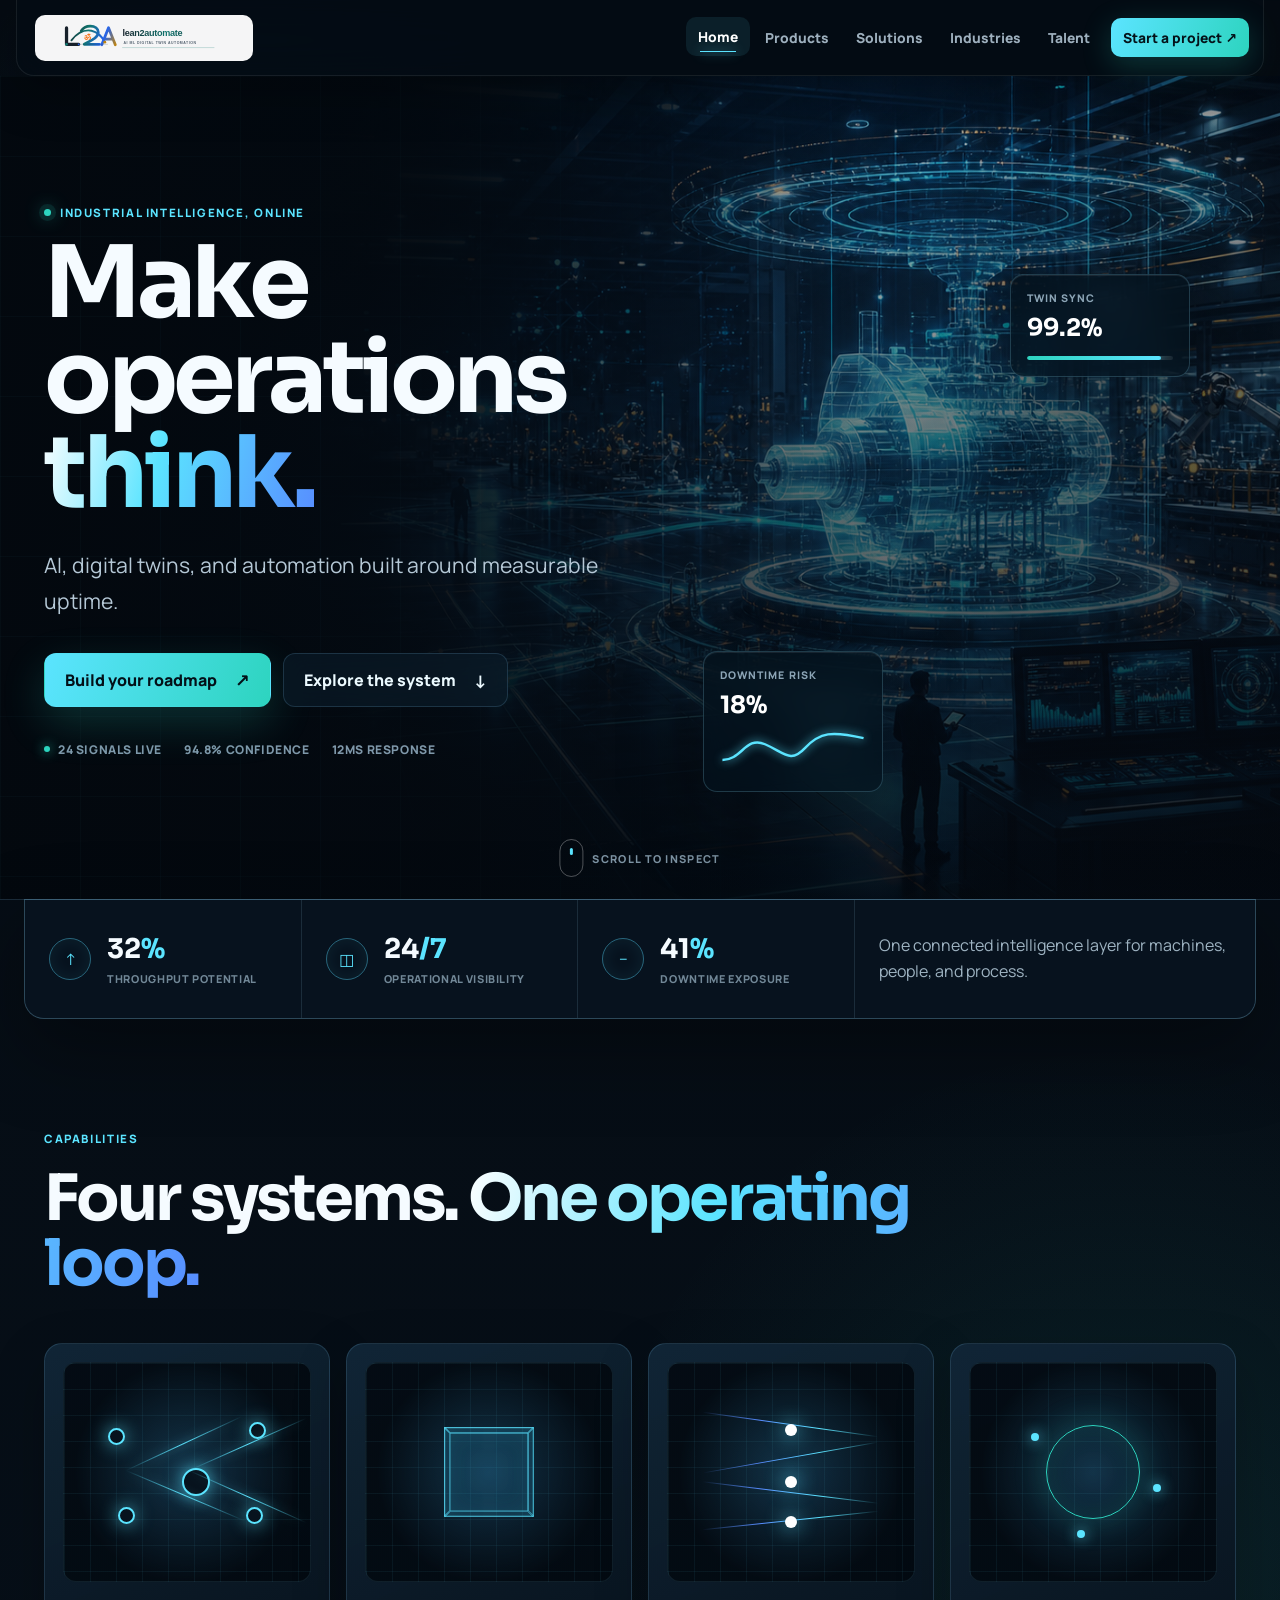
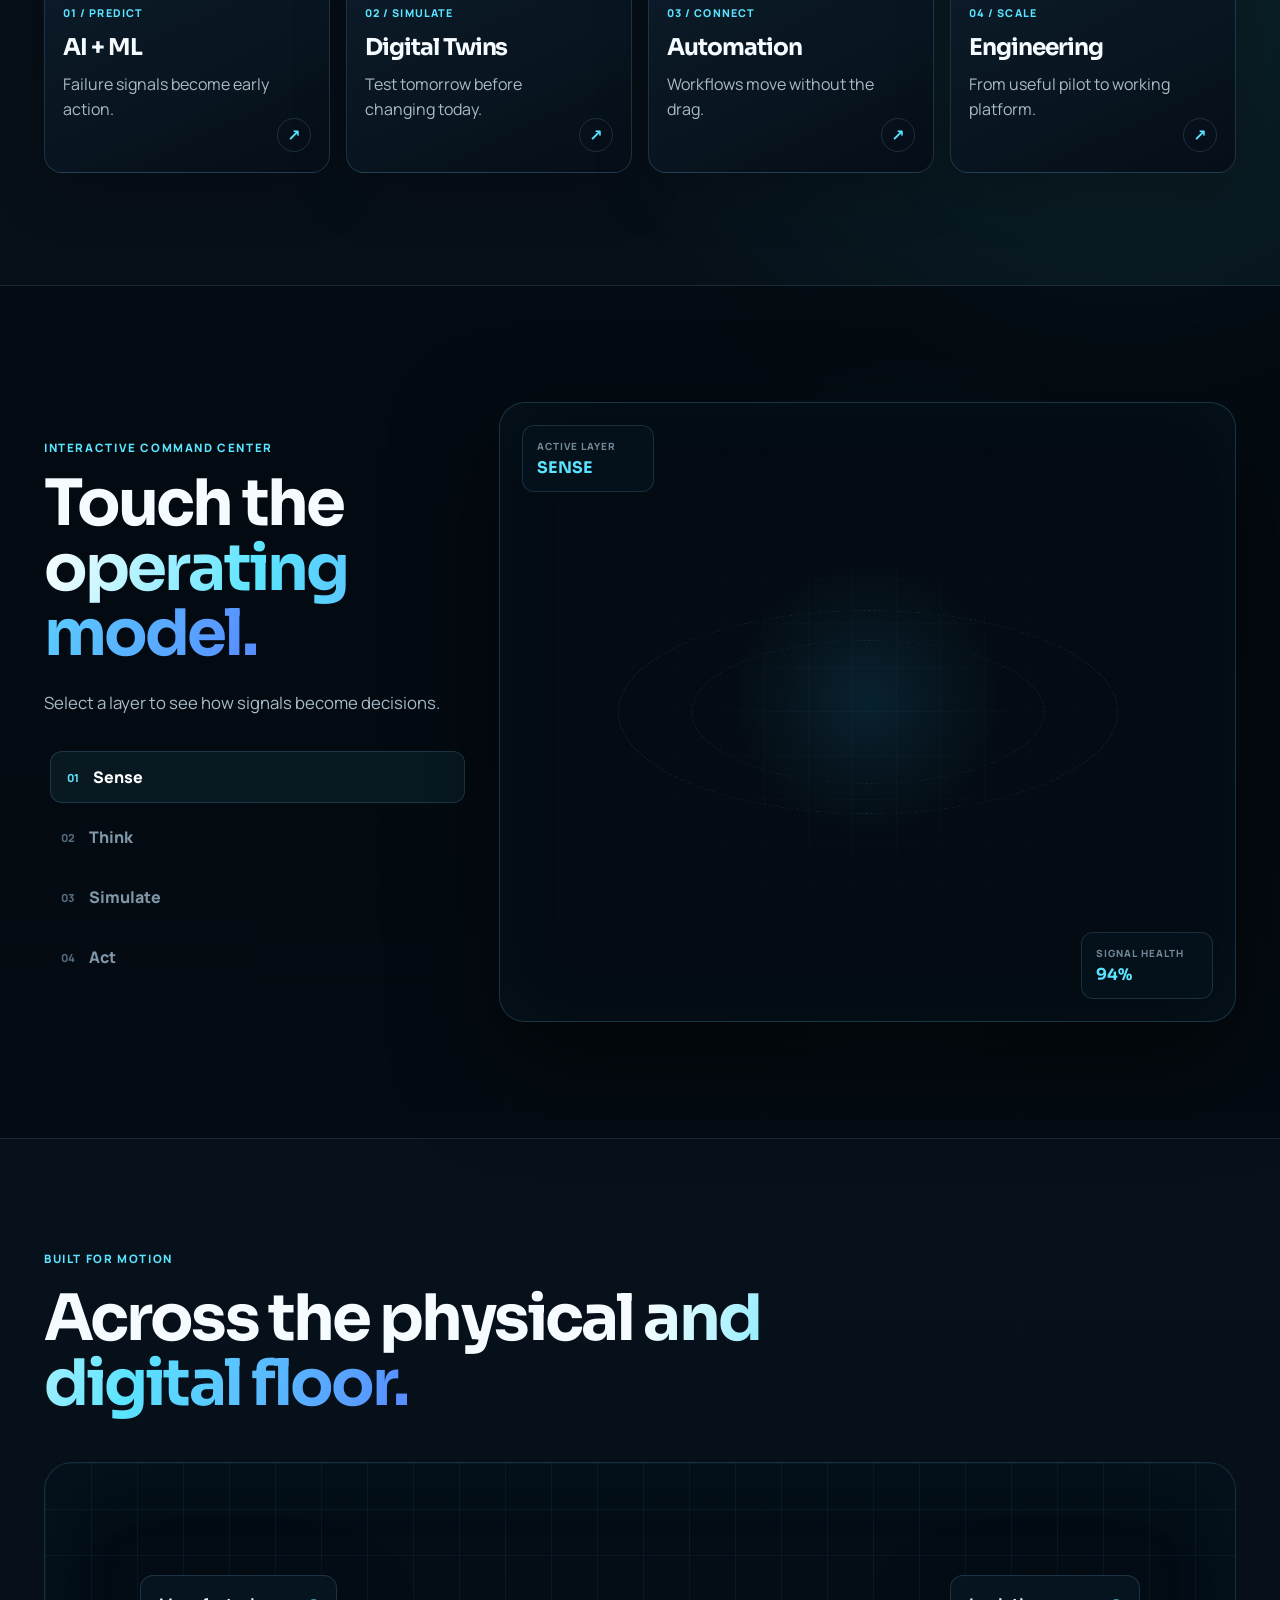
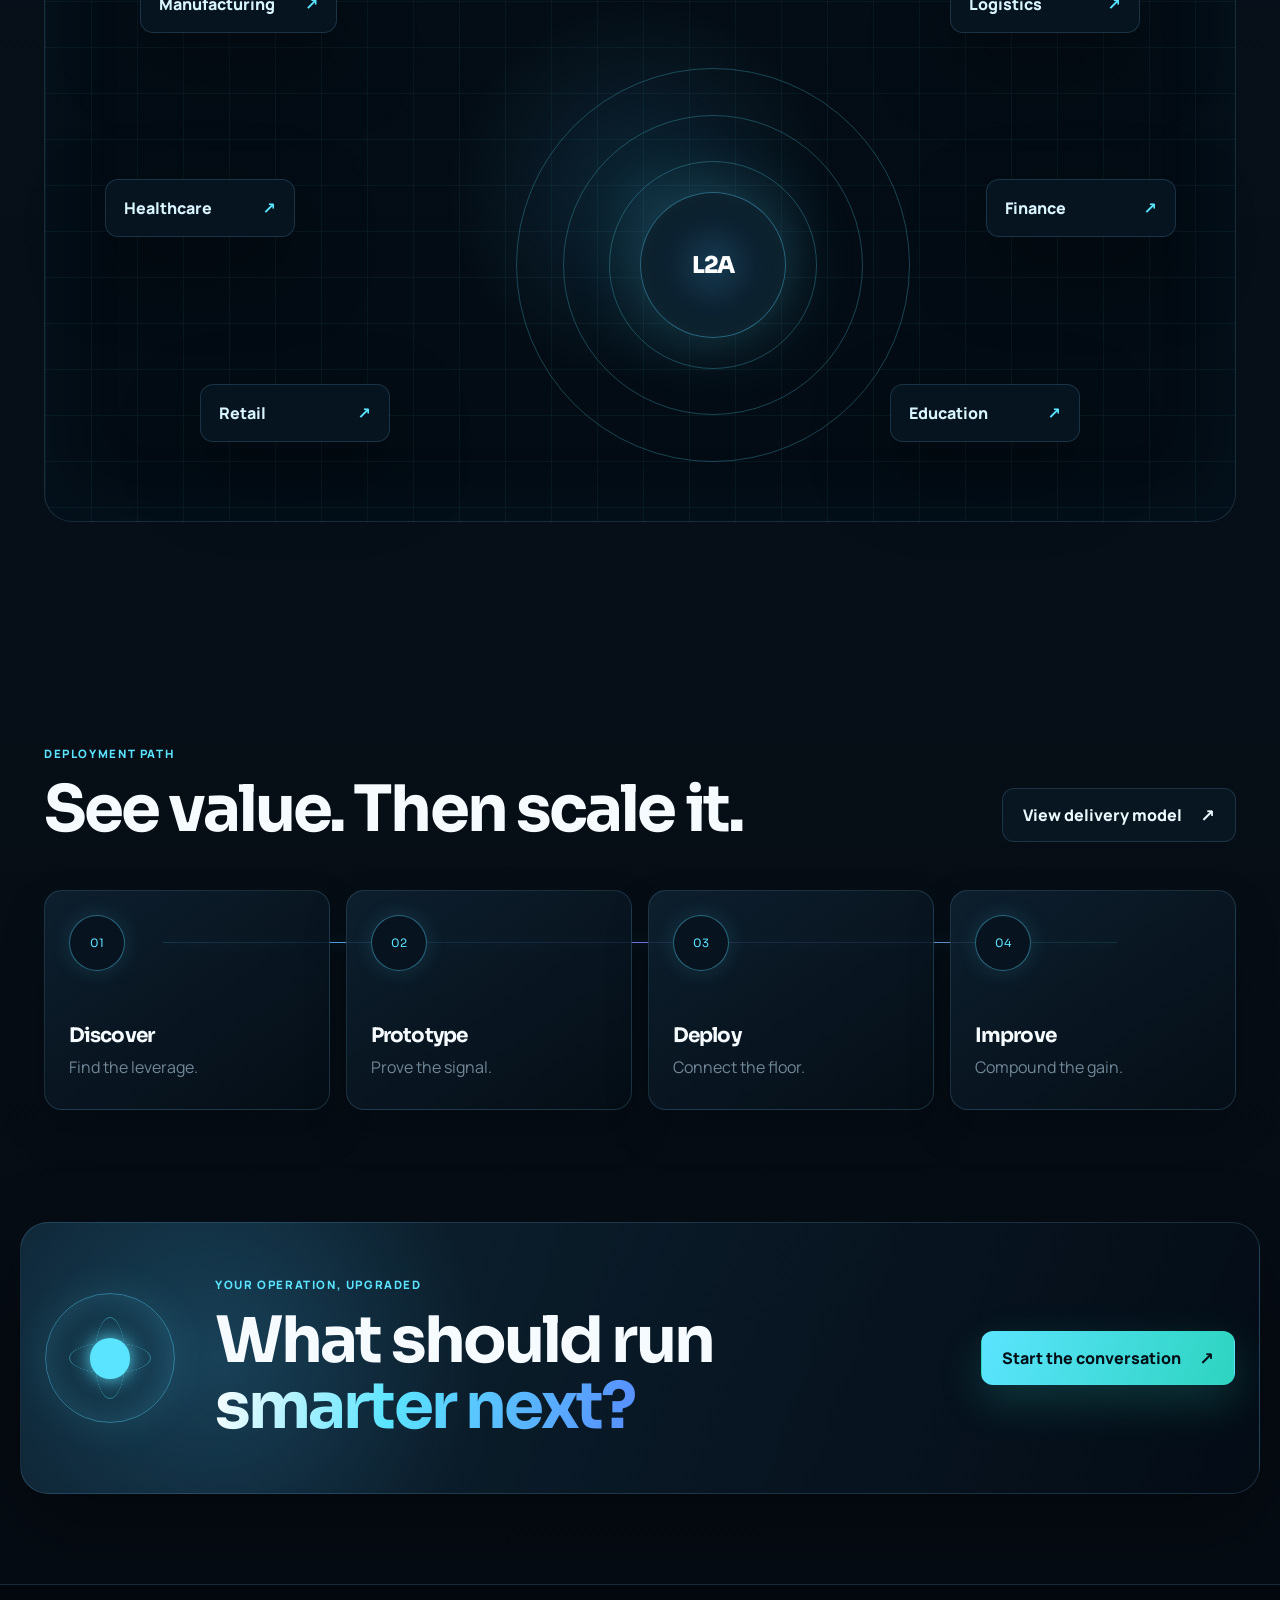
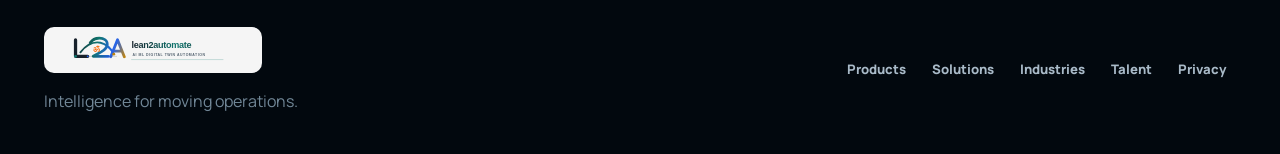
<file: index.html>
<!doctype html>
<html lang="en">
<head>
  <meta charset="utf-8">
  <meta name="viewport" content="width=device-width, initial-scale=1">
  <title>lean2automate | Intelligent Industrial Automation</title>
  <meta name="description" content="lean2automate builds AI, digital twins, and automation systems that make industrial operations more predictive, visible, and efficient.">
  <link rel="preconnect" href="https://fonts.googleapis.com">
  <link rel="preconnect" href="https://fonts.gstatic.com" crossorigin>
  <link href="https://fonts.googleapis.com/css2?family=Manrope:wght@400;500;600;700;800&family=Sora:wght@500;600;700;800&display=swap" rel="stylesheet">
  <link rel="icon" href="assets/logo.svg" type="image/svg+xml">
  <link rel="stylesheet" href="styles.css">
</head>
<body class="home-page">
  <div class="cursor-light" aria-hidden="true"></div>

  <header class="topbar">
    <a class="brand" href="index.html" aria-label="lean2automate home">
      <img src="assets/logo.svg" alt="lean2automate" class="brand-mark">
    </a>
    <button class="menu-toggle" aria-expanded="false" aria-controls="primary-nav" aria-label="Toggle navigation">
      <span></span><span></span><span></span>
    </button>
    <nav id="primary-nav" class="nav">
      <a class="active" href="index.html">Home</a>
      <a href="products.html">Products</a>
      <a href="solutions.html">Solutions</a>
      <a href="industries.html">Industries</a>
      <a href="freelancers.html">Talent</a>
      <a class="nav-cta" href="contact.html">Start a project <span aria-hidden="true">↗</span></a>
    </nav>
  </header>

  <main>
    <section class="hero immersive-hero" aria-labelledby="hero-title">
      <div class="hero-media" aria-hidden="true"></div>
      <div class="hero-grid" aria-hidden="true"></div>
      <div class="hero-content reveal">
        <p class="eyebrow"><span class="status-dot"></span> Industrial intelligence, online</p>
        <h1 id="hero-title">Make operations <span>think.</span></h1>
        <p class="hero-lead">AI, digital twins, and automation built around measurable uptime.</p>
        <div class="hero-actions">
          <a class="button primary magnetic" href="contact.html">Build your roadmap <span>↗</span></a>
          <a class="button secondary magnetic" href="#command-center">Explore the system <span>↓</span></a>
        </div>
        <div class="hero-signal" aria-label="Live system status">
          <span><i></i> 24 signals live</span>
          <span>94.8% confidence</span>
          <span>12ms response</span>
        </div>
      </div>

      <div class="hero-telemetry telemetry-a tilt-card reveal" data-tilt="5">
        <span class="telemetry-label">Twin sync</span>
        <strong>99.2%</strong>
        <div class="meter"><i style="--value: 92%"></i></div>
      </div>
      <div class="hero-telemetry telemetry-b tilt-card reveal" data-tilt="6">
        <span class="telemetry-label">Downtime risk</span>
        <strong data-live-value="risk">18%</strong>
        <svg viewBox="0 0 120 36" aria-hidden="true">
          <path d="M2 28 C18 28 21 8 37 15 S58 31 70 18 92 4 118 10"></path>
        </svg>
      </div>
      <a class="hero-scroll" href="#system-pulse" aria-label="Scroll to system overview">
        <span></span> Scroll to inspect
      </a>
    </section>

    <section id="system-pulse" class="system-pulse reveal" aria-label="Operational outcomes">
      <article>
        <span class="pulse-icon">↑</span>
        <div><strong data-counter="32">0</strong><b>%</b><small>throughput potential</small></div>
      </article>
      <article>
        <span class="pulse-icon">◫</span>
        <div><strong data-counter="24">0</strong><b>/7</b><small>operational visibility</small></div>
      </article>
      <article>
        <span class="pulse-icon">−</span>
        <div><strong data-counter="41">0</strong><b>%</b><small>downtime exposure</small></div>
      </article>
      <p>One connected intelligence layer for machines, people, and process.</p>
    </section>

    <section class="section capability-section" aria-labelledby="capability-title">
      <div class="section-heading reveal">
        <p class="eyebrow">Capabilities</p>
        <h2 id="capability-title">Four systems. <span>One operating loop.</span></h2>
      </div>
      <div class="capability-deck">
        <a class="capability-card tilt-card reveal" data-tilt="8" href="products.html#ai-ml">
          <div class="capability-visual neural-visual" aria-hidden="true">
            <span></span><span></span><span></span><span></span><span></span>
            <i></i><i></i><i></i><i></i>
          </div>
          <span class="card-index">01 / Predict</span>
          <h3>AI + ML</h3>
          <p>Failure signals become early action.</p>
          <b class="card-arrow">↗</b>
        </a>
        <a class="capability-card tilt-card reveal" data-tilt="8" href="products.html#digital-twins">
          <div class="capability-visual cube-visual" aria-hidden="true">
            <div class="cube">
              <i class="front"></i><i class="back"></i><i class="right"></i>
              <i class="left"></i><i class="top"></i><i class="bottom"></i>
            </div>
          </div>
          <span class="card-index">02 / Simulate</span>
          <h3>Digital Twins</h3>
          <p>Test tomorrow before changing today.</p>
          <b class="card-arrow">↗</b>
        </a>
        <a class="capability-card tilt-card reveal" data-tilt="8" href="solutions.html">
          <div class="capability-visual flow-visual" aria-hidden="true">
            <i></i><i></i><i></i><i></i>
            <span></span><span></span><span></span>
          </div>
          <span class="card-index">03 / Connect</span>
          <h3>Automation</h3>
          <p>Workflows move without the drag.</p>
          <b class="card-arrow">↗</b>
        </a>
        <a class="capability-card tilt-card reveal" data-tilt="8" href="contact.html">
          <div class="capability-visual pulse-visual" aria-hidden="true">
            <i></i><span></span><span></span><span></span>
          </div>
          <span class="card-index">04 / Scale</span>
          <h3>Engineering</h3>
          <p>From useful pilot to working platform.</p>
          <b class="card-arrow">↗</b>
        </a>
      </div>
    </section>

    <section id="command-center" class="command-section">
      <div class="command-copy reveal">
        <p class="eyebrow">Interactive command center</p>
        <h2>Touch the <span>operating model.</span></h2>
        <p>Select a layer to see how signals become decisions.</p>
        <div class="command-tabs" role="tablist" aria-label="Operating model layers">
          <button class="command-tab active" data-command="sense" role="tab" aria-selected="true">
            <span>01</span> Sense
          </button>
          <button class="command-tab" data-command="think" role="tab" aria-selected="false">
            <span>02</span> Think
          </button>
          <button class="command-tab" data-command="simulate" role="tab" aria-selected="false">
            <span>03</span> Simulate
          </button>
          <button class="command-tab" data-command="act" role="tab" aria-selected="false">
            <span>04</span> Act
          </button>
        </div>
      </div>

      <div class="command-stage tilt-card reveal" data-tilt="3">
        <div class="stage-grid" aria-hidden="true"></div>
        <div class="live-graphic command-graphic" data-live-graphic="command">
          <canvas aria-label="Interactive 3D automation command model"></canvas>
        </div>
        <div class="stage-badge badge-top">
          <span>Active layer</span>
          <strong data-command-label>SENSE</strong>
        </div>
        <div class="stage-badge badge-bottom">
          <span>Signal health</span>
          <strong data-live-value="confidence">94%</strong>
        </div>
        <div class="stage-orbit orbit-one" aria-hidden="true"></div>
        <div class="stage-orbit orbit-two" aria-hidden="true"></div>
      </div>
    </section>

    <section class="section industries-showcase" aria-labelledby="industries-title">
      <div class="section-heading reveal">
        <p class="eyebrow">Built for motion</p>
        <h2 id="industries-title">Across the physical <span>and digital floor.</span></h2>
      </div>
      <div class="industry-orbit">
        <div class="industry-core reveal" aria-hidden="true">
          <span>L2A</span>
          <i></i><i></i><i></i>
        </div>
        <a class="industry-node node-1 tilt-card reveal" href="industries.html">Manufacturing <span>↗</span></a>
        <a class="industry-node node-2 tilt-card reveal" href="industries.html">Logistics <span>↗</span></a>
        <a class="industry-node node-3 tilt-card reveal" href="industries.html">Healthcare <span>↗</span></a>
        <a class="industry-node node-4 tilt-card reveal" href="industries.html">Finance <span>↗</span></a>
        <a class="industry-node node-5 tilt-card reveal" href="industries.html">Retail <span>↗</span></a>
        <a class="industry-node node-6 tilt-card reveal" href="industries.html">Education <span>↗</span></a>
      </div>
    </section>

    <section class="section build-path" aria-labelledby="path-title">
      <div class="path-header reveal">
        <div>
          <p class="eyebrow">Deployment path</p>
          <h2 id="path-title">See value. Then scale it.</h2>
        </div>
        <a class="button secondary magnetic" href="solutions.html">View delivery model <span>↗</span></a>
      </div>
      <div class="path-track">
        <article class="path-step tilt-card reveal">
          <span>01</span><i></i><h3>Discover</h3><p>Find the leverage.</p>
        </article>
        <article class="path-step tilt-card reveal">
          <span>02</span><i></i><h3>Prototype</h3><p>Prove the signal.</p>
        </article>
        <article class="path-step tilt-card reveal">
          <span>03</span><i></i><h3>Deploy</h3><p>Connect the floor.</p>
        </article>
        <article class="path-step tilt-card reveal">
          <span>04</span><i></i><h3>Improve</h3><p>Compound the gain.</p>
        </article>
      </div>
    </section>

    <section class="section final-cta reveal">
      <div class="cta-globe" aria-hidden="true">
        <i></i><i></i><i></i><span></span>
      </div>
      <div>
        <p class="eyebrow">Your operation, upgraded</p>
        <h2>What should run <span>smarter next?</span></h2>
      </div>
      <a class="button primary magnetic" href="contact.html">Start the conversation <span>↗</span></a>
    </section>
  </main>

  <footer class="site-footer">
    <div class="footer-inner">
      <div>
        <a class="brand footer-brand" href="index.html" aria-label="lean2automate home">
          <img src="assets/logo.svg" alt="lean2automate" class="brand-mark">
        </a>
        <p>Intelligence for moving operations.</p>
      </div>
      <nav class="footer-links" aria-label="Footer navigation">
        <a href="products.html">Products</a>
        <a href="solutions.html">Solutions</a>
        <a href="industries.html">Industries</a>
        <a href="freelancers.html">Talent</a>
        <a href="privacy.html">Privacy</a>
      </nav>
    </div>
  </footer>

  <script src="script.js"></script>
</body>
</html>
</file>
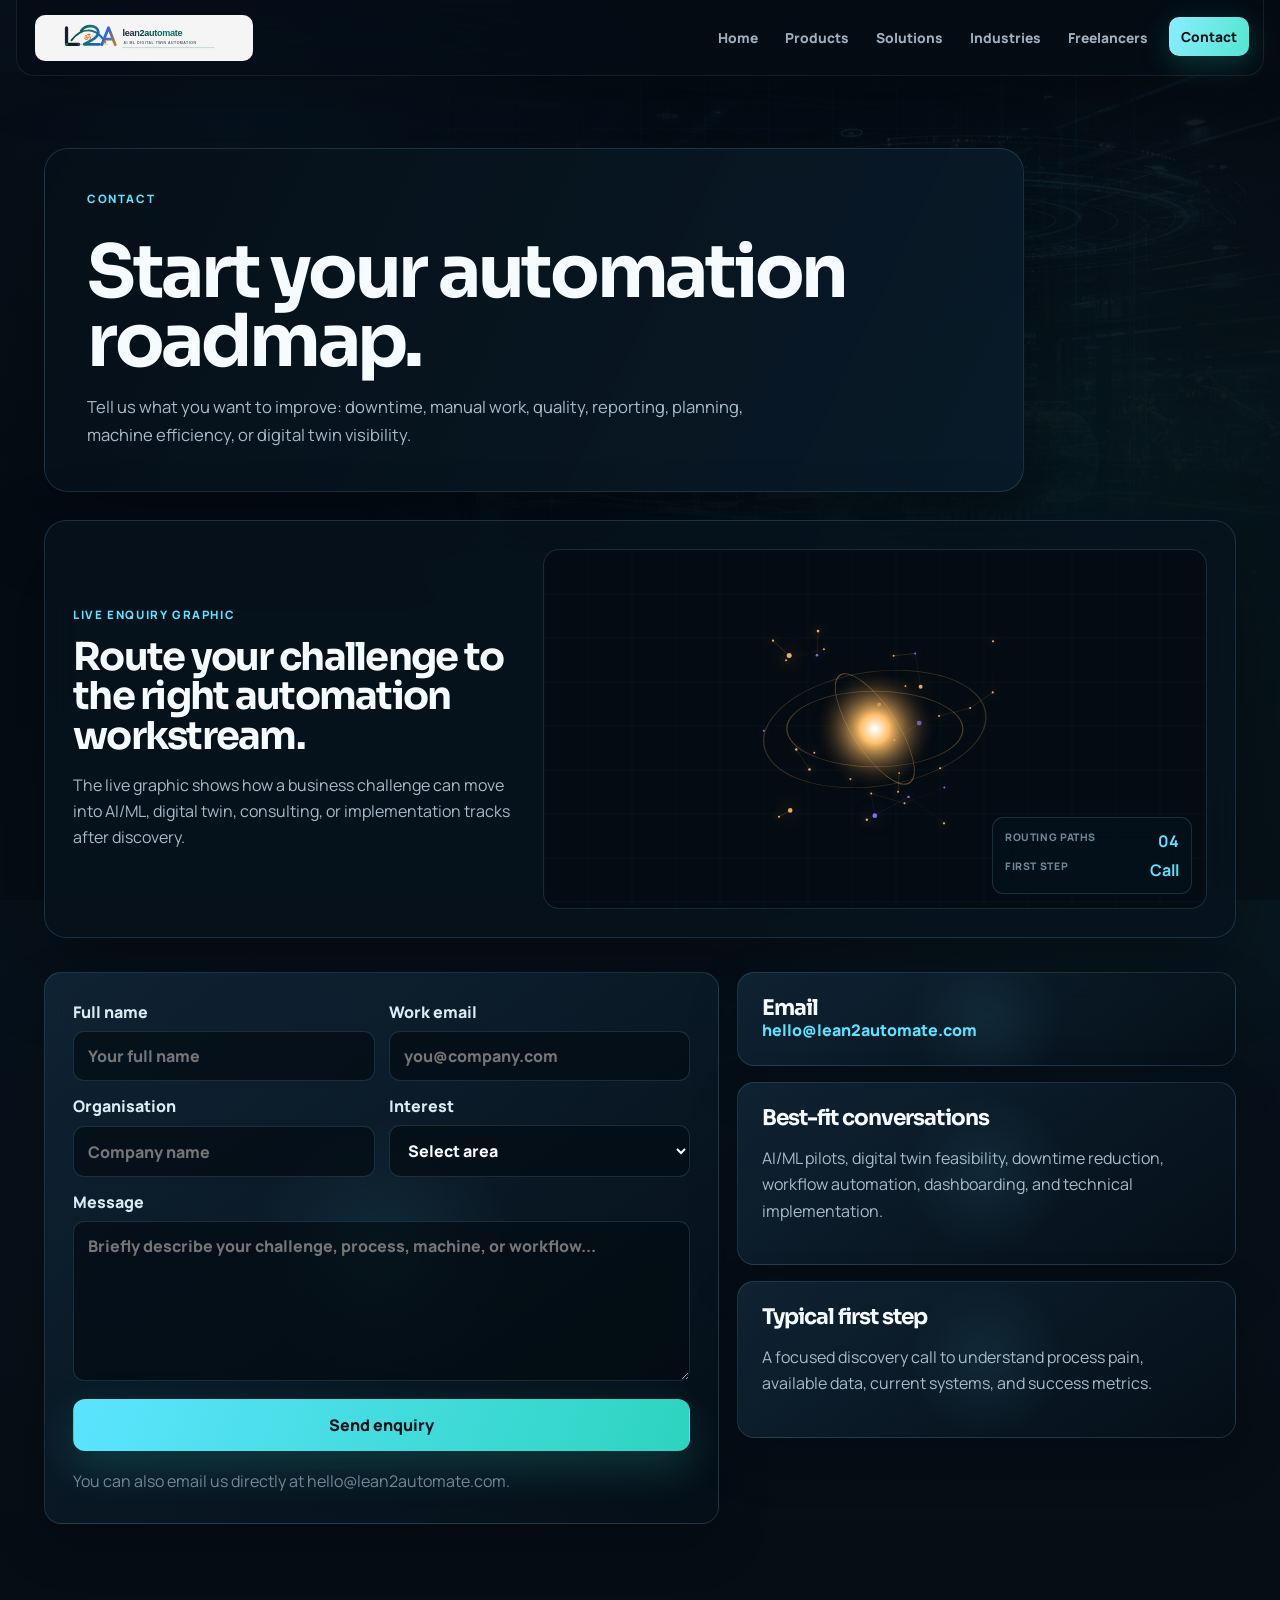
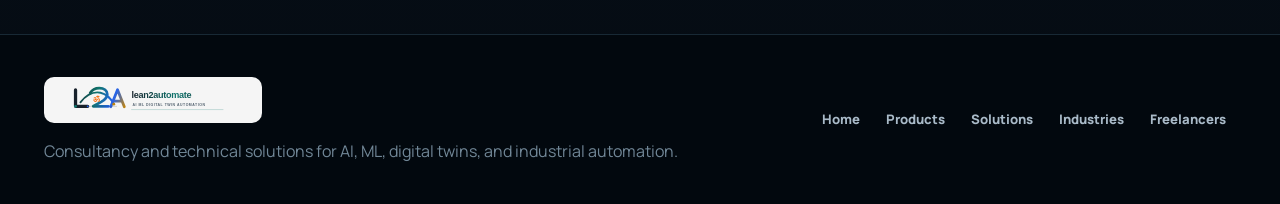
<file: contact.html>
<!doctype html>
<html lang="en">
<head>
  <meta charset="utf-8">
  <meta name="viewport" content="width=device-width, initial-scale=1">
  <title>Contact | lean2automate</title>
  <meta name="description" content="Contact lean2automate for AI, ML, digital twin, automation consulting, and technical solution discussions.">
  <link rel="preconnect" href="https://fonts.googleapis.com">
  <link rel="preconnect" href="https://fonts.gstatic.com" crossorigin>
  <link href="https://fonts.googleapis.com/css2?family=Manrope:wght@400;500;600;700;800&family=Sora:wght@500;600;700;800&display=swap" rel="stylesheet">
  <link rel="icon" href="assets/logo.svg" type="image/svg+xml">
  <link rel="stylesheet" href="styles.css">
</head>
<body>
  <header class="topbar">
    <a class="brand" href="index.html" aria-label="lean2automate home">
      <img src="assets/logo.svg" alt="" class="brand-mark">
      <span>
        <strong>lean2automate</strong>
        <small>AI automation for industrial efficiency</small>
      </span>
    </a>
    <button class="menu-toggle" aria-expanded="false" aria-controls="primary-nav" aria-label="Toggle navigation">
      <span></span>
      <span></span>
      <span></span>
    </button>
    <nav id="primary-nav" class="nav">
      <a href="index.html">Home</a>
      <a href="products.html">Products</a>
      <a href="solutions.html">Solutions</a>
      <a href="industries.html">Industries</a>
      <a href="freelancers.html">Freelancers</a>
      <a class="nav-cta active" href="contact.html">Contact</a>
    </nav>
  </header>

  <main class="page-shell">
    <section class="page-hero reveal">
      <p class="eyebrow">Contact</p>
      <h1>Start your automation roadmap.</h1>
      <p>
        Tell us what you want to improve: downtime, manual work, quality, reporting,
        planning, machine efficiency, or digital twin visibility.
      </p>
    </section>

    <section class="live-graphic-section reveal">
      <div class="live-copy">
        <p class="eyebrow">Live enquiry graphic</p>
        <h2>Route your challenge to the right automation workstream.</h2>
        <p>
          The live graphic shows how a business challenge can move into AI/ML, digital twin,
          consulting, or implementation tracks after discovery.
        </p>
      </div>
      <div class="live-graphic" data-live-graphic="contact">
        <canvas aria-label="Animated enquiry routing graphic"></canvas>
        <div class="live-readout">
          <span>Routing paths</span>
          <strong data-live-value="paths">04</strong>
          <span>First step</span>
          <strong data-live-value="step">Call</strong>
        </div>
      </div>
    </section>

    <section class="contact-page-grid">
      <form class="registration-form reveal" id="contact-form">
        <div class="form-grid">
          <label>
            Full name
            <input type="text" name="name" placeholder="Your full name" required>
          </label>
          <label>
            Work email
            <input type="email" name="email" placeholder="you@company.com" required>
          </label>
          <label>
            Organisation
            <input type="text" name="company" placeholder="Company name">
          </label>
          <label>
            Interest
            <select name="interest" required>
              <option value="">Select area</option>
              <option>AI &amp; ML solutions</option>
              <option>Digital twins</option>
              <option>Automation consulting</option>
              <option>Technical implementation</option>
              <option>Freelancer or partnership</option>
            </select>
          </label>
          <label class="full">
            Message
            <textarea name="message" rows="6" placeholder="Briefly describe your challenge, process, machine, or workflow..." required></textarea>
          </label>
        </div>
        <button class="button primary" type="submit">Send enquiry</button>
        <p class="form-note" id="contact-note">You can also email us directly at hello@lean2automate.com.</p>
      </form>

      <aside class="contact-side reveal">
        <article>
          <h2>Email</h2>
          <a href="mailto:hello@lean2automate.com">hello@lean2automate.com</a>
        </article>
        <article>
          <h2>Best-fit conversations</h2>
          <p>AI/ML pilots, digital twin feasibility, downtime reduction, workflow automation, dashboarding, and technical implementation.</p>
        </article>
        <article>
          <h2>Typical first step</h2>
          <p>A focused discovery call to understand process pain, available data, current systems, and success metrics.</p>
        </article>
      </aside>
    </section>
  </main>

  <footer class="site-footer">
    <div class="footer-inner">
      <div>
        <a class="brand footer-brand" href="index.html" aria-label="lean2automate home">
          <img src="assets/logo.svg" alt="" class="brand-mark">
          <span>
            <strong>lean2automate</strong>
            <small>AI automation for industrial efficiency</small>
          </span>
        </a>
        <p>Consultancy and technical solutions for AI, ML, digital twins, and industrial automation.</p>
      </div>
      <nav class="footer-links" aria-label="Footer navigation">
        <a href="index.html">Home</a>
        <a href="products.html">Products</a>
        <a href="solutions.html">Solutions</a>
        <a href="industries.html">Industries</a>
        <a href="freelancers.html">Freelancers</a>
      </nav>
    </div>
  </footer>

  <script src="script.js"></script>
</body>
</html>
</file>
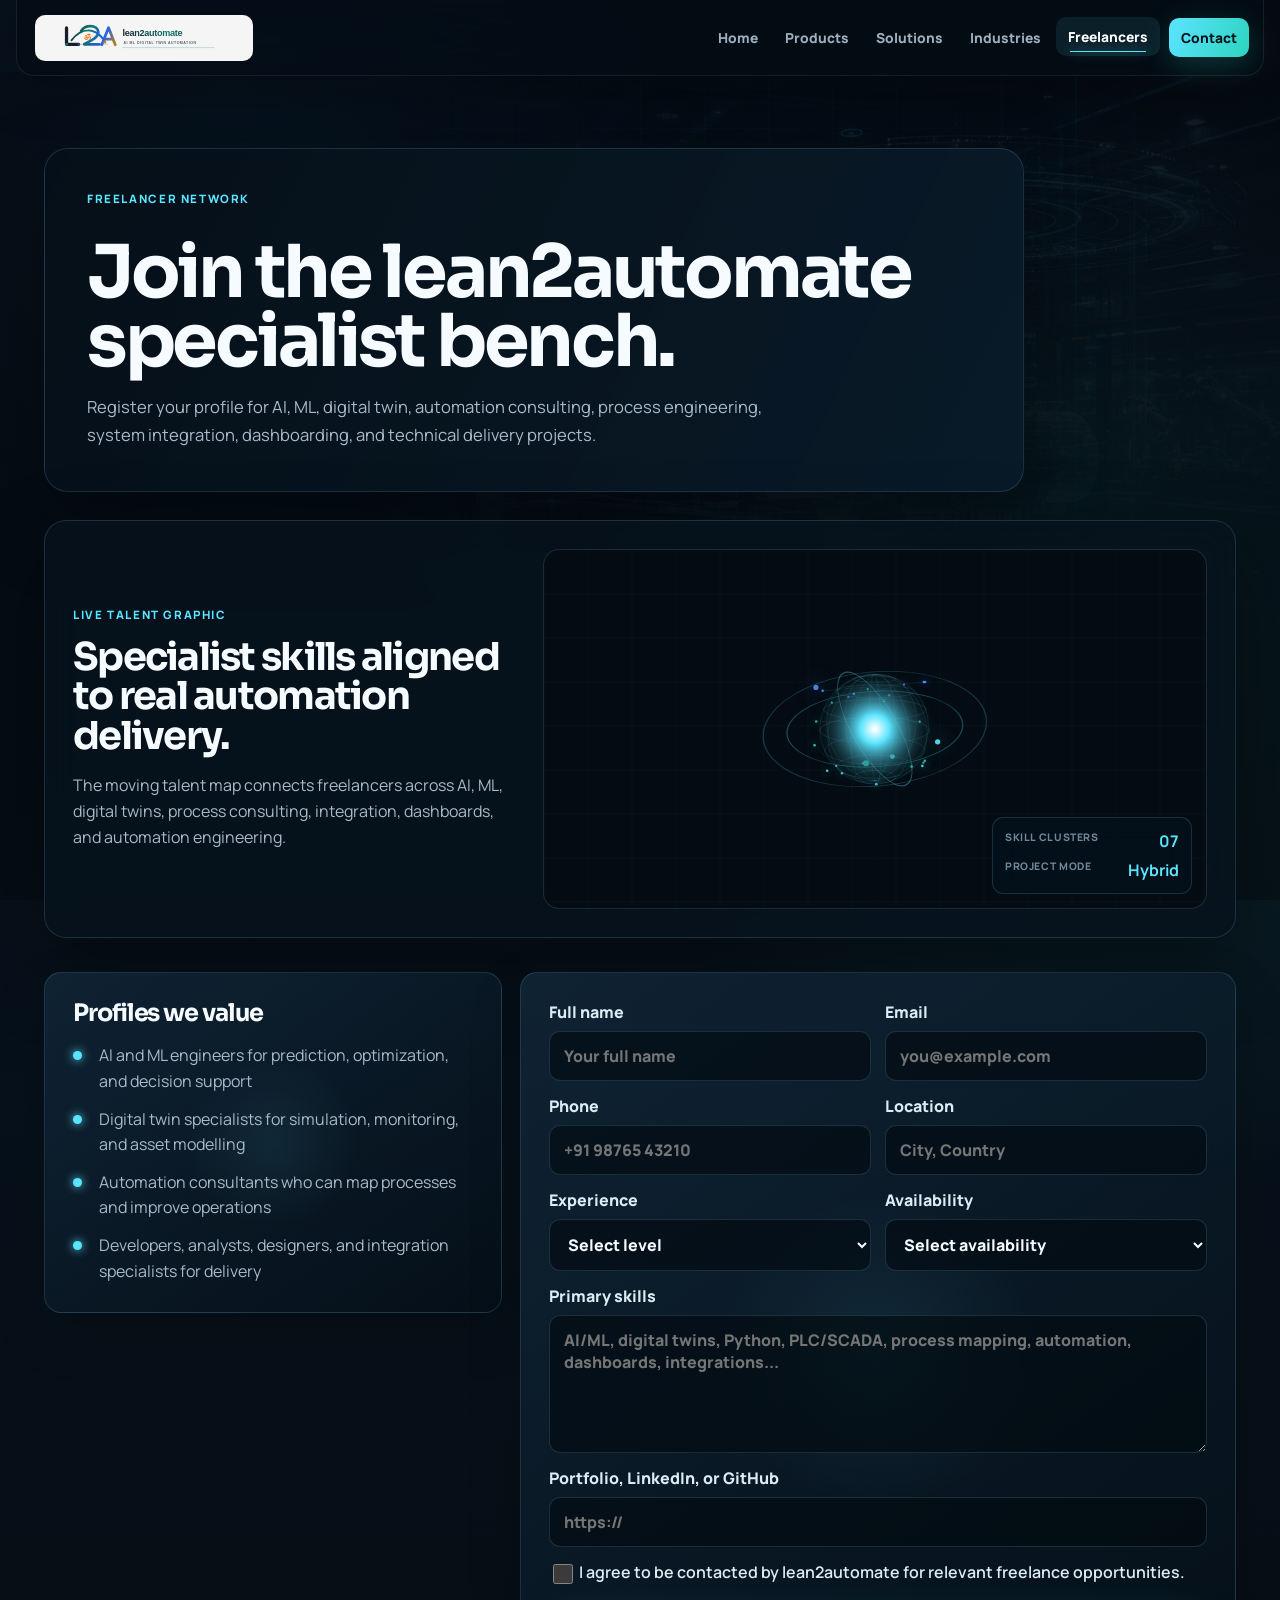
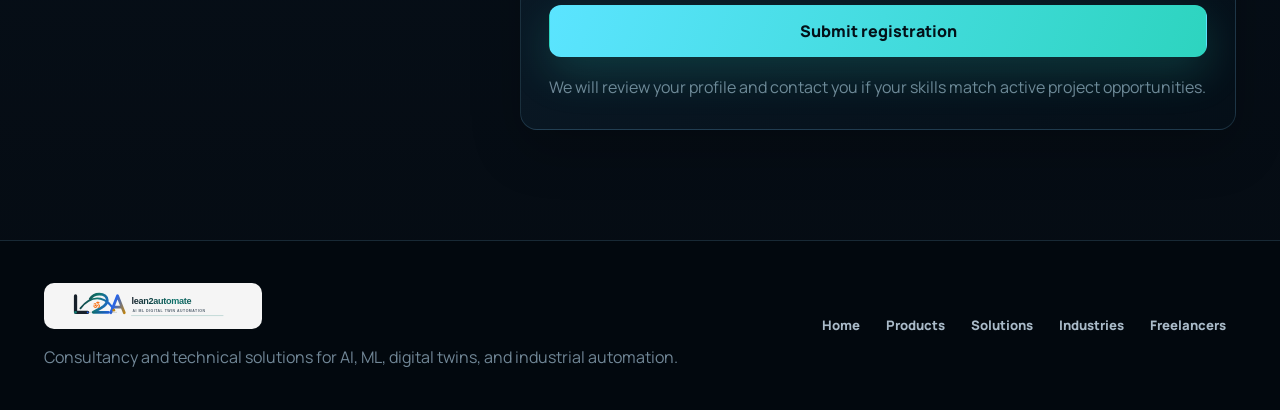
<file: freelancers.html>
<!doctype html>
<html lang="en">
<head>
  <meta charset="utf-8">
  <meta name="viewport" content="width=device-width, initial-scale=1">
  <title>Freelancer Registration | lean2automate</title>
  <meta name="description" content="Register as a freelancer for lean2automate AI, ML, digital twin, automation, and technical delivery projects.">
  <link rel="preconnect" href="https://fonts.googleapis.com">
  <link rel="preconnect" href="https://fonts.gstatic.com" crossorigin>
  <link href="https://fonts.googleapis.com/css2?family=Manrope:wght@400;500;600;700;800&family=Sora:wght@500;600;700;800&display=swap" rel="stylesheet">
  <link rel="icon" href="assets/logo.svg" type="image/svg+xml">
  <link rel="stylesheet" href="styles.css">
</head>
<body>
  <header class="topbar">
    <a class="brand" href="index.html" aria-label="lean2automate home">
      <img src="assets/logo.svg" alt="" class="brand-mark">
      <span>
        <strong>lean2automate</strong>
        <small>AI automation for industrial efficiency</small>
      </span>
    </a>

    <button class="menu-toggle" aria-expanded="false" aria-controls="primary-nav" aria-label="Toggle navigation">
      <span></span>
      <span></span>
      <span></span>
    </button>

    <nav id="primary-nav" class="nav">
      <a href="index.html">Home</a>
      <a href="products.html">Products</a>
      <a href="solutions.html">Solutions</a>
      <a href="industries.html">Industries</a>
      <a class="active" href="freelancers.html">Freelancers</a>
      <a class="nav-cta" href="contact.html">Contact</a>
    </nav>
  </header>

  <main class="freelancer-page">
    <section class="freelancer-hero reveal">
      <p class="eyebrow">Freelancer network</p>
      <h1>Join the lean2automate specialist bench.</h1>
      <p>
        Register your profile for AI, ML, digital twin, automation consulting, process engineering,
        system integration, dashboarding, and technical delivery projects.
      </p>
    </section>

    <section class="live-graphic-section reveal">
      <div class="live-copy">
        <p class="eyebrow">Live talent graphic</p>
        <h2>Specialist skills aligned to real automation delivery.</h2>
        <p>
          The moving talent map connects freelancers across AI, ML, digital twins, process consulting,
          integration, dashboards, and automation engineering.
        </p>
      </div>
      <div class="live-graphic" data-live-graphic="freelancers">
        <canvas aria-label="Animated freelancer skills network graphic"></canvas>
        <div class="live-readout">
          <span>Skill clusters</span>
          <strong data-live-value="skills">07</strong>
          <span>Project mode</span>
          <strong data-live-value="mode">Hybrid</strong>
        </div>
      </div>
    </section>

    <section class="freelancer-layout">
      <aside class="freelancer-panel reveal">
        <h2>Profiles we value</h2>
        <ul class="benefit-list">
          <li>AI and ML engineers for prediction, optimization, and decision support</li>
          <li>Digital twin specialists for simulation, monitoring, and asset modelling</li>
          <li>Automation consultants who can map processes and improve operations</li>
          <li>Developers, analysts, designers, and integration specialists for delivery</li>
        </ul>
      </aside>

      <form class="registration-form reveal" id="freelancer-form">
        <div class="form-grid">
          <label>
            Full name
            <input type="text" name="name" placeholder="Your full name" required>
          </label>
          <label>
            Email
            <input type="email" name="email" placeholder="you@example.com" required>
          </label>
          <label>
            Phone
            <input type="tel" name="phone" placeholder="+91 98765 43210">
          </label>
          <label>
            Location
            <input type="text" name="location" placeholder="City, Country">
          </label>
          <label>
            Experience
            <select name="experience" required>
              <option value="">Select level</option>
              <option>0-2 years</option>
              <option>3-5 years</option>
              <option>6-10 years</option>
              <option>10+ years</option>
            </select>
          </label>
          <label>
            Availability
            <select name="availability" required>
              <option value="">Select availability</option>
              <option>Part-time</option>
              <option>Full-time</option>
              <option>Project-based</option>
              <option>Advisory only</option>
            </select>
          </label>
          <label class="full">
            Primary skills
            <textarea name="skills" rows="5" placeholder="AI/ML, digital twins, Python, PLC/SCADA, process mapping, automation, dashboards, integrations..." required></textarea>
          </label>
          <label class="full">
            Portfolio, LinkedIn, or GitHub
            <input type="url" name="portfolio" placeholder="https://">
          </label>
          <label class="full checkbox">
            <input type="checkbox" name="consent" required>
            <span>I agree to be contacted by lean2automate for relevant freelance opportunities.</span>
          </label>
        </div>
        <button class="button primary" type="submit">Submit registration</button>
        <p class="form-note" id="form-note">We will review your profile and contact you if your skills match active project opportunities.</p>
      </form>
    </section>
  </main>

  <footer class="site-footer">
    <div class="footer-inner">
      <div>
        <a class="brand footer-brand" href="index.html" aria-label="lean2automate home">
          <img src="assets/logo.svg" alt="" class="brand-mark">
          <span>
            <strong>lean2automate</strong>
            <small>AI automation for industrial efficiency</small>
          </span>
        </a>
        <p>Consultancy and technical solutions for AI, ML, digital twins, and industrial automation.</p>
      </div>
      <nav class="footer-links" aria-label="Footer navigation">
        <a href="index.html">Home</a>
        <a href="products.html">Products</a>
        <a href="solutions.html">Solutions</a>
        <a href="industries.html">Industries</a>
        <a href="freelancers.html">Freelancers</a>
      </nav>
    </div>
  </footer>

  <script src="script.js"></script>
</body>
</html>
</file>
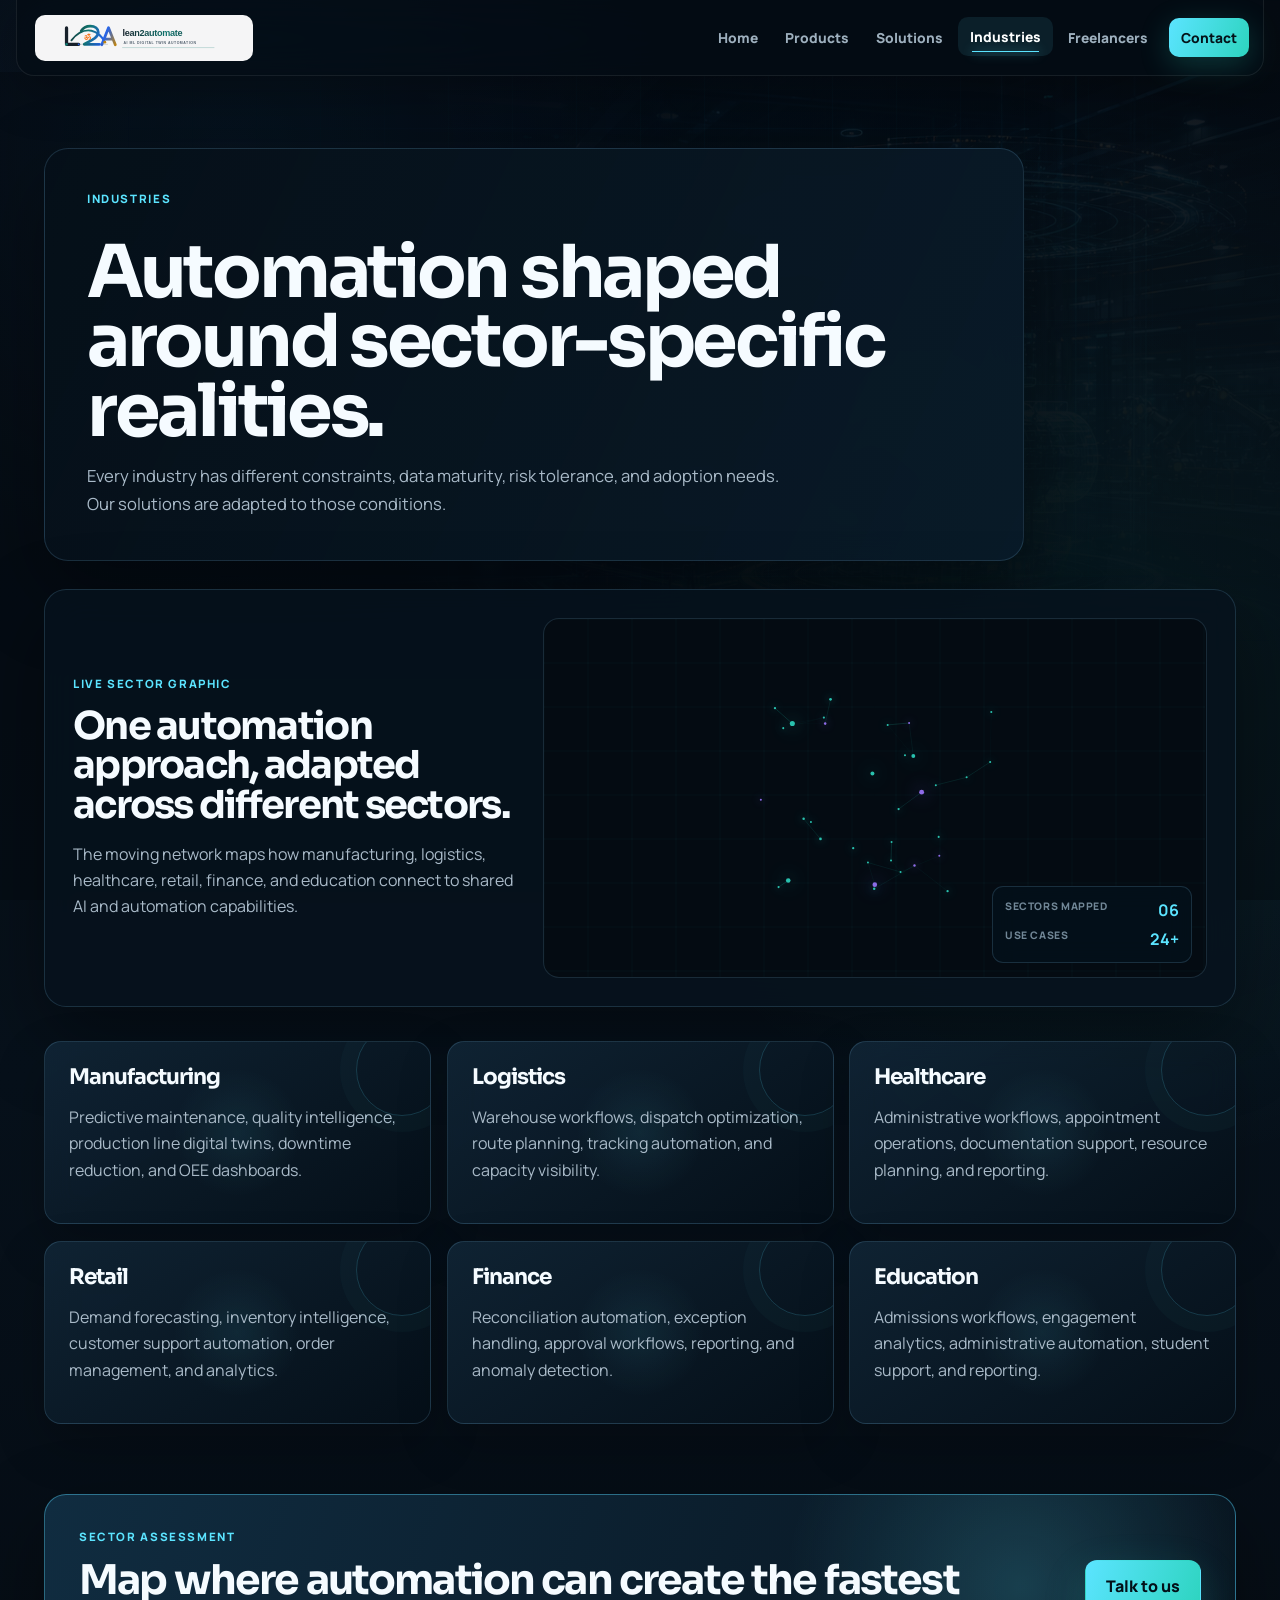
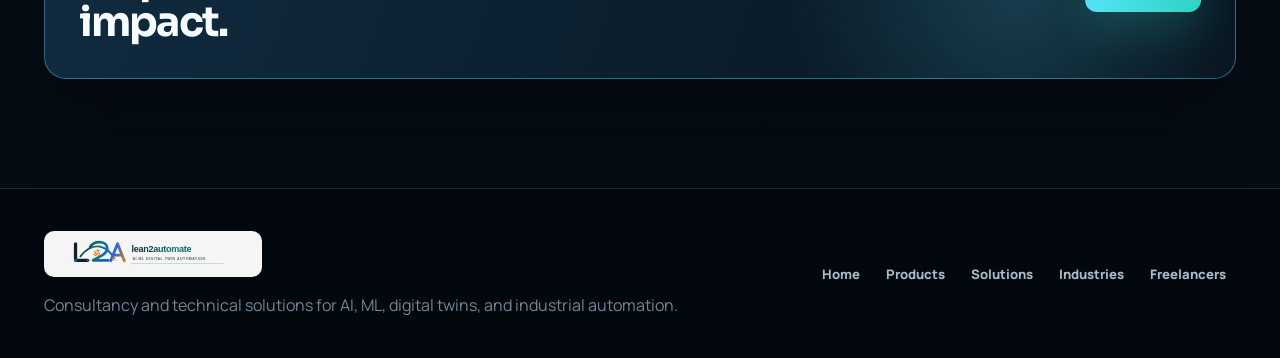
<file: industries.html>
<!doctype html>
<html lang="en">
<head>
  <meta charset="utf-8">
  <meta name="viewport" content="width=device-width, initial-scale=1">
  <title>Industries | lean2automate</title>
  <meta name="description" content="Industries served by lean2automate, including manufacturing, logistics, healthcare, retail, finance, education, and more.">
  <link rel="preconnect" href="https://fonts.googleapis.com">
  <link rel="preconnect" href="https://fonts.gstatic.com" crossorigin>
  <link href="https://fonts.googleapis.com/css2?family=Manrope:wght@400;500;600;700;800&family=Sora:wght@500;600;700;800&display=swap" rel="stylesheet">
  <link rel="icon" href="assets/logo.svg" type="image/svg+xml">
  <link rel="stylesheet" href="styles.css">
</head>
<body>
  <header class="topbar">
    <a class="brand" href="index.html" aria-label="lean2automate home">
      <img src="assets/logo.svg" alt="" class="brand-mark">
      <span>
        <strong>lean2automate</strong>
        <small>AI automation for industrial efficiency</small>
      </span>
    </a>
    <button class="menu-toggle" aria-expanded="false" aria-controls="primary-nav" aria-label="Toggle navigation">
      <span></span>
      <span></span>
      <span></span>
    </button>
    <nav id="primary-nav" class="nav">
      <a href="index.html">Home</a>
      <a href="products.html">Products</a>
      <a href="solutions.html">Solutions</a>
      <a class="active" href="industries.html">Industries</a>
      <a href="freelancers.html">Freelancers</a>
      <a class="nav-cta" href="contact.html">Contact</a>
    </nav>
  </header>

  <main class="page-shell">
    <section class="page-hero reveal">
      <p class="eyebrow">Industries</p>
      <h1>Automation shaped around sector-specific realities.</h1>
      <p>
        Every industry has different constraints, data maturity, risk tolerance, and adoption needs.
        Our solutions are adapted to those conditions.
      </p>
    </section>

    <section class="live-graphic-section reveal">
      <div class="live-copy">
        <p class="eyebrow">Live sector graphic</p>
        <h2>One automation approach, adapted across different sectors.</h2>
        <p>
          The moving network maps how manufacturing, logistics, healthcare, retail, finance,
          and education connect to shared AI and automation capabilities.
        </p>
      </div>
      <div class="live-graphic" data-live-graphic="industries">
        <canvas aria-label="Animated industry network graphic"></canvas>
        <div class="live-readout">
          <span>Sectors mapped</span>
          <strong data-live-value="sectors">06</strong>
          <span>Use cases</span>
          <strong data-live-value="cases">24+</strong>
        </div>
      </div>
    </section>

    <section class="industry-detail-grid">
      <article class="industry-detail reveal">
        <h2>Manufacturing</h2>
        <p>Predictive maintenance, quality intelligence, production line digital twins, downtime reduction, and OEE dashboards.</p>
      </article>
      <article class="industry-detail reveal">
        <h2>Logistics</h2>
        <p>Warehouse workflows, dispatch optimization, route planning, tracking automation, and capacity visibility.</p>
      </article>
      <article class="industry-detail reveal">
        <h2>Healthcare</h2>
        <p>Administrative workflows, appointment operations, documentation support, resource planning, and reporting.</p>
      </article>
      <article class="industry-detail reveal">
        <h2>Retail</h2>
        <p>Demand forecasting, inventory intelligence, customer support automation, order management, and analytics.</p>
      </article>
      <article class="industry-detail reveal">
        <h2>Finance</h2>
        <p>Reconciliation automation, exception handling, approval workflows, reporting, and anomaly detection.</p>
      </article>
      <article class="industry-detail reveal">
        <h2>Education</h2>
        <p>Admissions workflows, engagement analytics, administrative automation, student support, and reporting.</p>
      </article>
    </section>

    <section class="page-cta reveal">
      <div>
        <p class="eyebrow">Sector assessment</p>
        <h2>Map where automation can create the fastest impact.</h2>
      </div>
      <a class="button primary" href="contact.html">Talk to us</a>
    </section>
  </main>

  <footer class="site-footer">
    <div class="footer-inner">
      <div>
        <a class="brand footer-brand" href="index.html" aria-label="lean2automate home">
          <img src="assets/logo.svg" alt="" class="brand-mark">
          <span>
            <strong>lean2automate</strong>
            <small>AI automation for industrial efficiency</small>
          </span>
        </a>
        <p>Consultancy and technical solutions for AI, ML, digital twins, and industrial automation.</p>
      </div>
      <nav class="footer-links" aria-label="Footer navigation">
        <a href="index.html">Home</a>
        <a href="products.html">Products</a>
        <a href="solutions.html">Solutions</a>
        <a href="industries.html">Industries</a>
        <a href="freelancers.html">Freelancers</a>
      </nav>
    </div>
  </footer>

  <script src="script.js"></script>
</body>
</html>
</file>
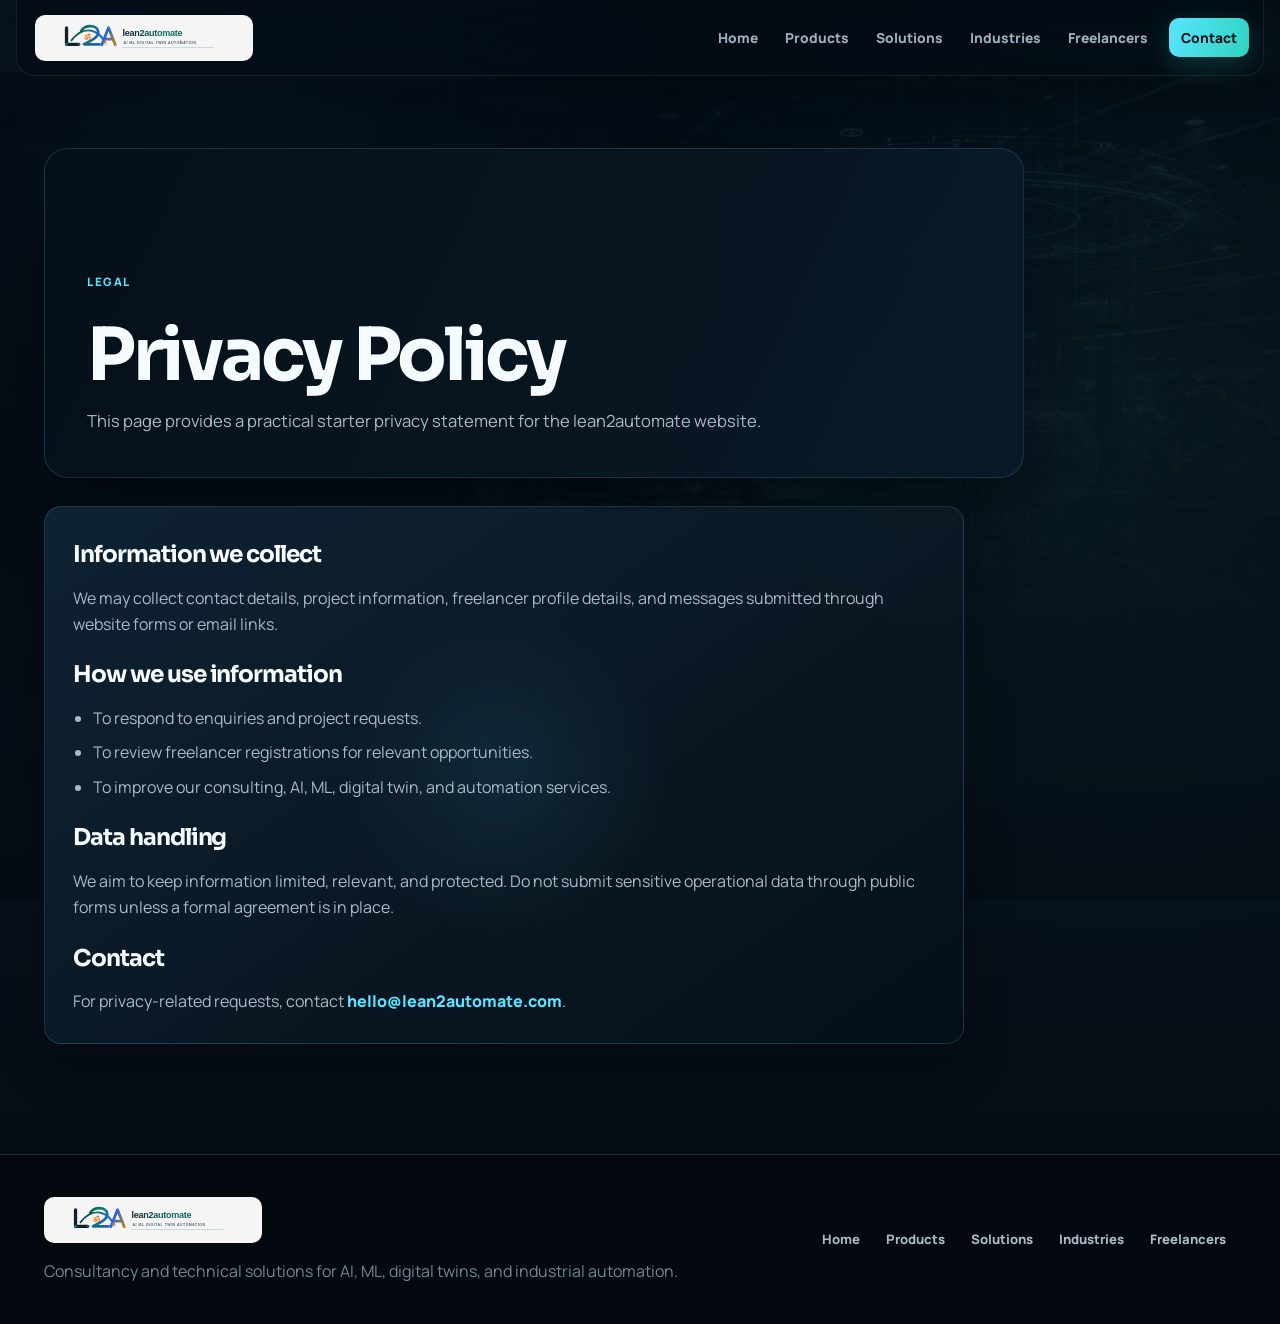
<file: privacy.html>
<!doctype html>
<html lang="en">
<head>
  <meta charset="utf-8">
  <meta name="viewport" content="width=device-width, initial-scale=1">
  <title>Privacy Policy | lean2automate</title>
  <meta name="description" content="Privacy policy for lean2automate.">
  <link rel="preconnect" href="https://fonts.googleapis.com">
  <link rel="preconnect" href="https://fonts.gstatic.com" crossorigin>
  <link href="https://fonts.googleapis.com/css2?family=Manrope:wght@400;500;600;700;800&family=Sora:wght@500;600;700;800&display=swap" rel="stylesheet">
  <link rel="icon" href="assets/logo.svg" type="image/svg+xml">
  <link rel="stylesheet" href="styles.css">
</head>
<body>
  <header class="topbar">
    <a class="brand" href="index.html" aria-label="lean2automate home">
      <img src="assets/logo.svg" alt="" class="brand-mark">
      <span>
        <strong>lean2automate</strong>
        <small>AI automation for industrial efficiency</small>
      </span>
    </a>
    <button class="menu-toggle" aria-expanded="false" aria-controls="primary-nav" aria-label="Toggle navigation">
      <span></span>
      <span></span>
      <span></span>
    </button>
    <nav id="primary-nav" class="nav">
      <a href="index.html">Home</a>
      <a href="products.html">Products</a>
      <a href="solutions.html">Solutions</a>
      <a href="industries.html">Industries</a>
      <a href="freelancers.html">Freelancers</a>
      <a class="nav-cta" href="contact.html">Contact</a>
    </nav>
  </header>

  <main class="legal-page">
    <section class="legal-hero reveal">
      <p class="eyebrow">Legal</p>
      <h1>Privacy Policy</h1>
      <p>This page provides a practical starter privacy statement for the lean2automate website.</p>
    </section>

    <section class="legal-panel reveal">
      <h2>Information we collect</h2>
      <p>We may collect contact details, project information, freelancer profile details, and messages submitted through website forms or email links.</p>
      <h2>How we use information</h2>
      <ul>
        <li>To respond to enquiries and project requests.</li>
        <li>To review freelancer registrations for relevant opportunities.</li>
        <li>To improve our consulting, AI, ML, digital twin, and automation services.</li>
      </ul>
      <h2>Data handling</h2>
      <p>We aim to keep information limited, relevant, and protected. Do not submit sensitive operational data through public forms unless a formal agreement is in place.</p>
      <h2>Contact</h2>
      <p>For privacy-related requests, contact <a href="mailto:hello@lean2automate.com">hello@lean2automate.com</a>.</p>
    </section>
  </main>

  <footer class="site-footer">
    <div class="footer-inner">
      <div>
        <a class="brand footer-brand" href="index.html" aria-label="lean2automate home">
          <img src="assets/logo.svg" alt="" class="brand-mark">
          <span>
            <strong>lean2automate</strong>
            <small>AI automation for industrial efficiency</small>
          </span>
        </a>
        <p>Consultancy and technical solutions for AI, ML, digital twins, and industrial automation.</p>
      </div>
      <nav class="footer-links" aria-label="Footer navigation">
        <a href="index.html">Home</a>
        <a href="products.html">Products</a>
        <a href="solutions.html">Solutions</a>
        <a href="industries.html">Industries</a>
        <a href="freelancers.html">Freelancers</a>
      </nav>
    </div>
  </footer>
  <script src="script.js"></script>
</body>
</html>
</file>
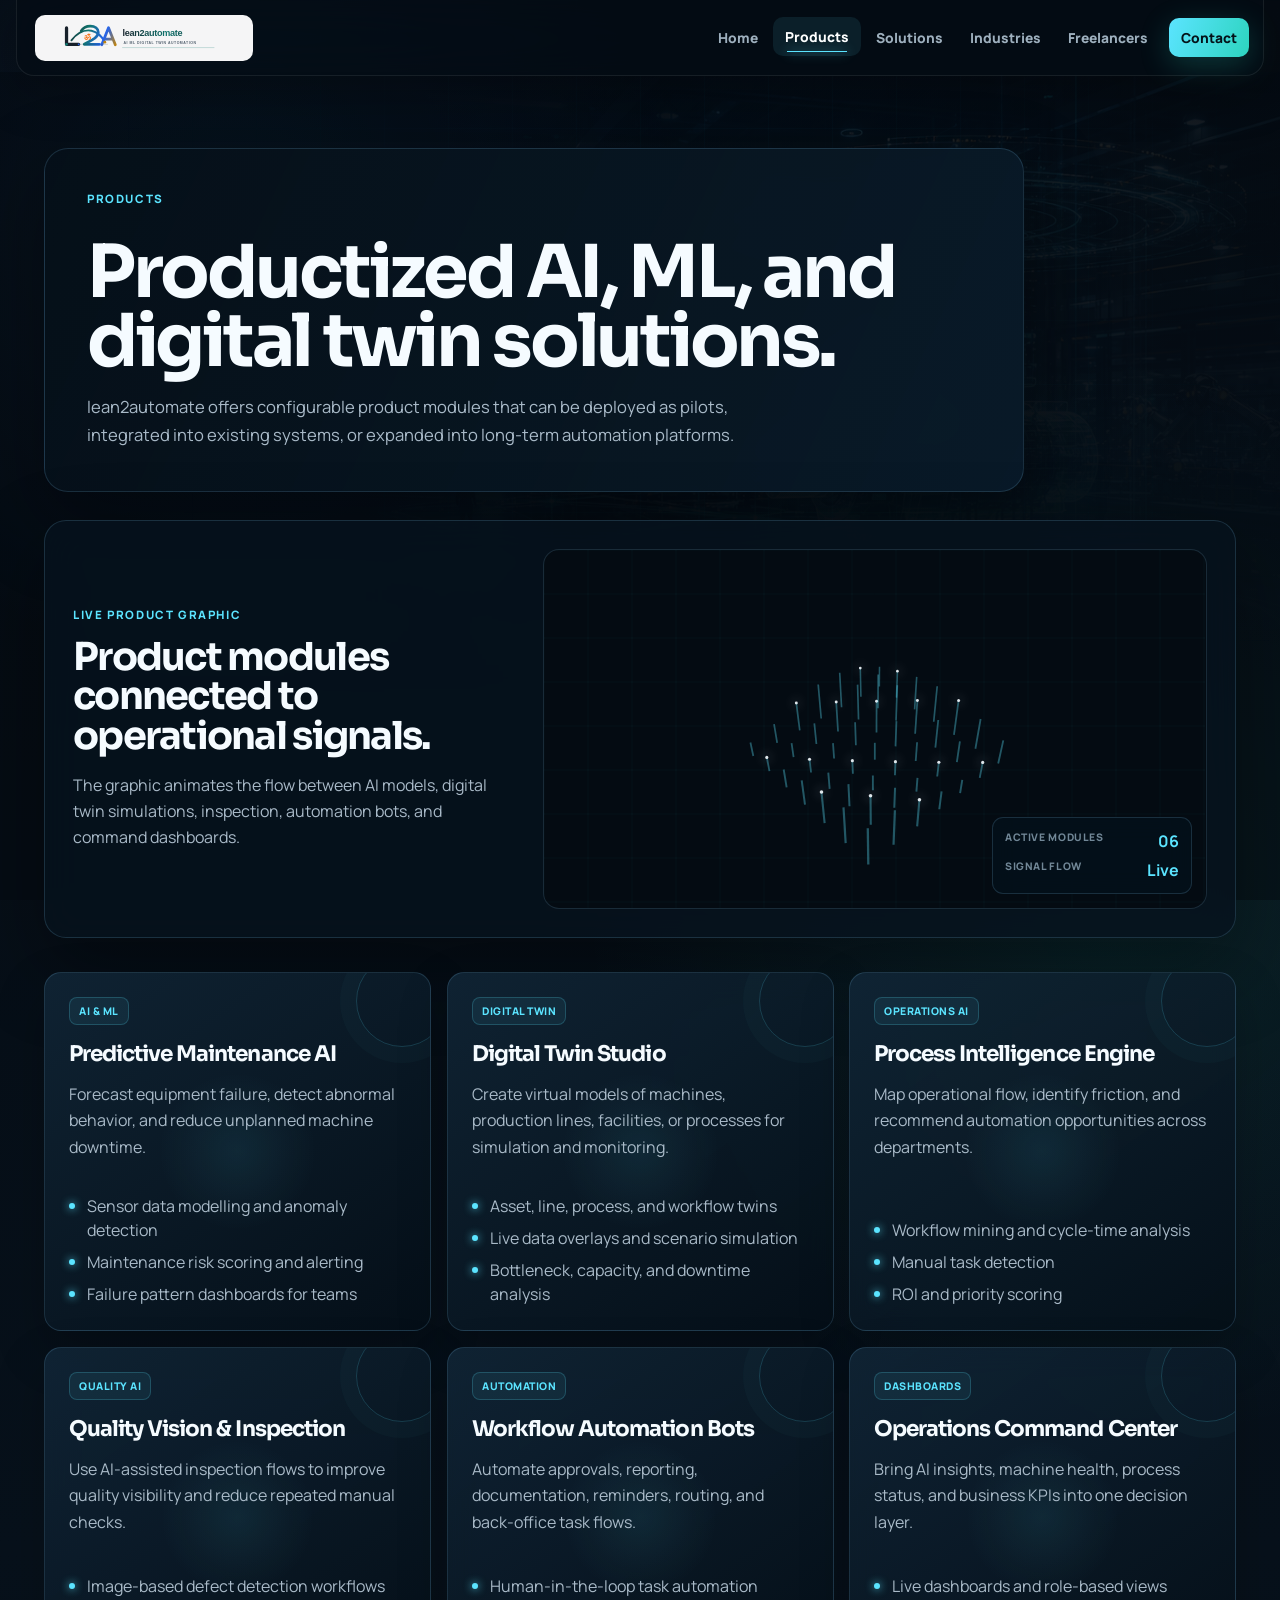
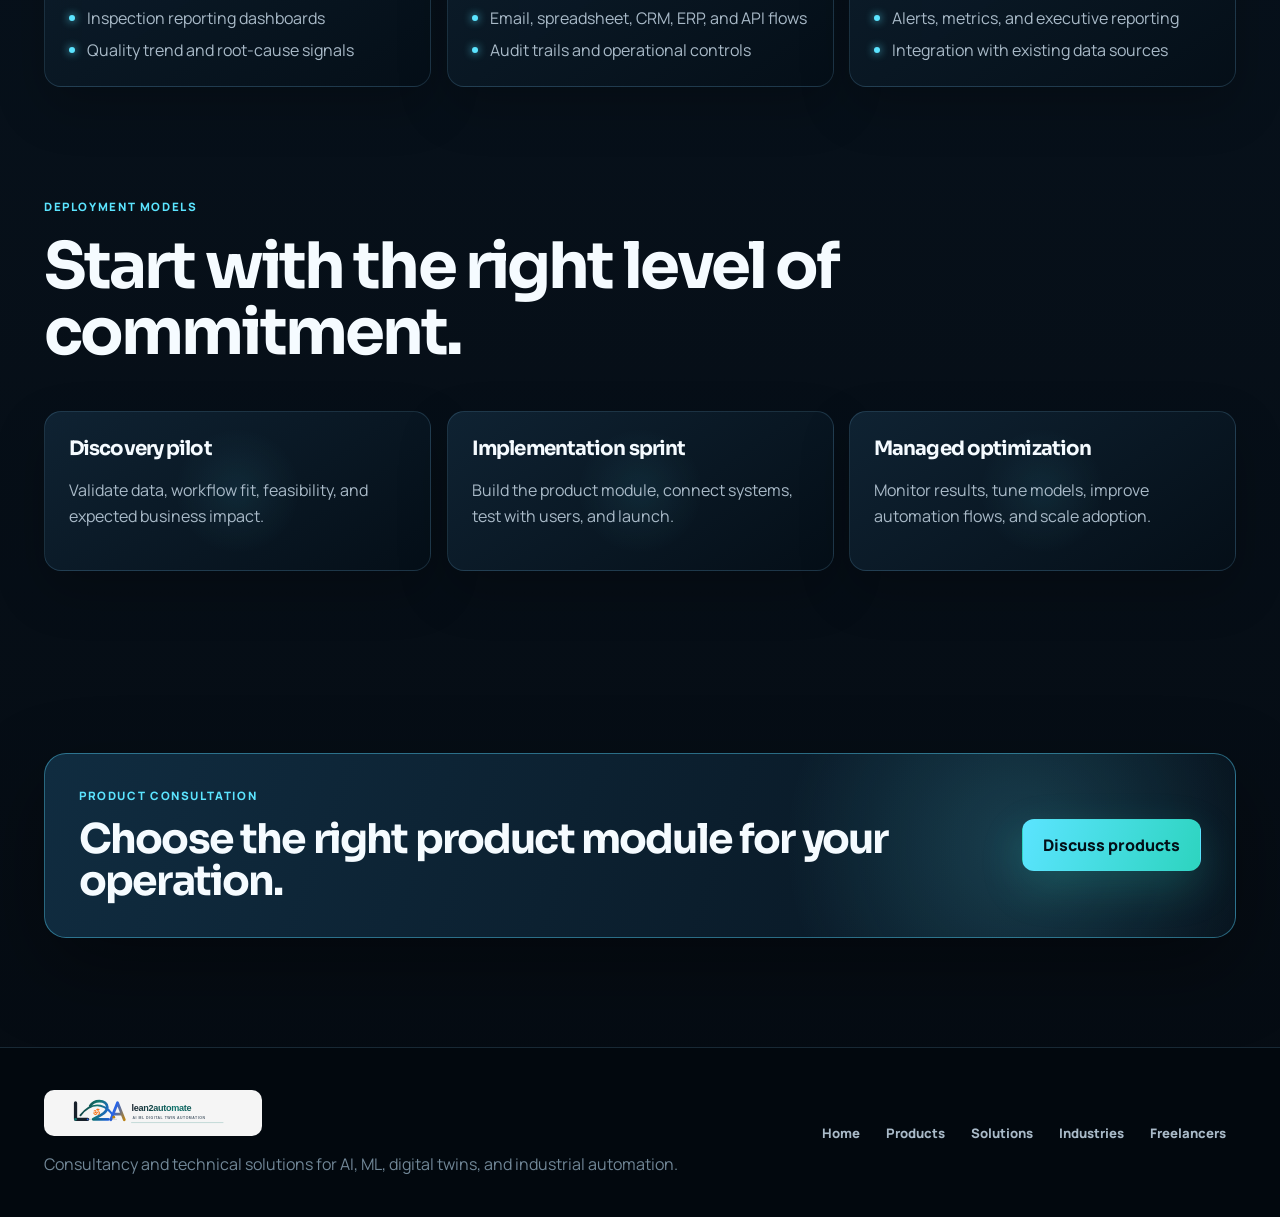
<file: products.html>
<!doctype html>
<html lang="en">
<head>
  <meta charset="utf-8">
  <meta name="viewport" content="width=device-width, initial-scale=1">
  <title>Products | lean2automate</title>
  <meta name="description" content="Explore lean2automate productized AI, ML, digital twin, automation, dashboard, and process intelligence solutions.">
  <link rel="preconnect" href="https://fonts.googleapis.com">
  <link rel="preconnect" href="https://fonts.gstatic.com" crossorigin>
  <link href="https://fonts.googleapis.com/css2?family=Manrope:wght@400;500;600;700;800&family=Sora:wght@500;600;700;800&display=swap" rel="stylesheet">
  <link rel="icon" href="assets/logo.svg" type="image/svg+xml">
  <link rel="stylesheet" href="styles.css">
</head>
<body>
  <header class="topbar">
    <a class="brand" href="index.html" aria-label="lean2automate home">
      <img src="assets/logo.svg" alt="" class="brand-mark">
      <span>
        <strong>lean2automate</strong>
        <small>AI automation for industrial efficiency</small>
      </span>
    </a>

    <button class="menu-toggle" aria-expanded="false" aria-controls="primary-nav" aria-label="Toggle navigation">
      <span></span>
      <span></span>
      <span></span>
    </button>

    <nav id="primary-nav" class="nav">
      <a href="index.html">Home</a>
      <a class="active" href="products.html">Products</a>
      <a href="solutions.html">Solutions</a>
      <a href="industries.html">Industries</a>
      <a href="freelancers.html">Freelancers</a>
      <a class="nav-cta" href="contact.html">Contact</a>
    </nav>
  </header>

  <main class="page-shell">
    <section class="page-hero reveal">
      <p class="eyebrow">Products</p>
      <h1>Productized AI, ML, and digital twin solutions.</h1>
      <p>
        lean2automate offers configurable product modules that can be deployed as pilots,
        integrated into existing systems, or expanded into long-term automation platforms.
      </p>
    </section>

    <section class="live-graphic-section reveal">
      <div class="live-copy">
        <p class="eyebrow">Live product graphic</p>
        <h2>Product modules connected to operational signals.</h2>
        <p>
          The graphic animates the flow between AI models, digital twin simulations, inspection,
          automation bots, and command dashboards.
        </p>
      </div>
      <div class="live-graphic" data-live-graphic="products">
        <canvas aria-label="Animated product module graphic"></canvas>
        <div class="live-readout">
          <span>Active modules</span>
          <strong data-live-value="modules">06</strong>
          <span>Signal flow</span>
          <strong data-live-value="flow">Live</strong>
        </div>
      </div>
    </section>

    <section class="product-catalog">
      <article id="ai-ml" class="product-card product-card-feature reveal">
        <span class="card-kicker">AI &amp; ML</span>
        <h2>Predictive Maintenance AI</h2>
        <p>Forecast equipment failure, detect abnormal behavior, and reduce unplanned machine downtime.</p>
        <ul>
          <li>Sensor data modelling and anomaly detection</li>
          <li>Maintenance risk scoring and alerting</li>
          <li>Failure pattern dashboards for teams</li>
        </ul>
      </article>

      <article id="digital-twins" class="product-card product-card-feature reveal">
        <span class="card-kicker">Digital Twin</span>
        <h2>Digital Twin Studio</h2>
        <p>Create virtual models of machines, production lines, facilities, or processes for simulation and monitoring.</p>
        <ul>
          <li>Asset, line, process, and workflow twins</li>
          <li>Live data overlays and scenario simulation</li>
          <li>Bottleneck, capacity, and downtime analysis</li>
        </ul>
      </article>

      <article class="product-card reveal">
        <span class="card-kicker">Operations AI</span>
        <h2>Process Intelligence Engine</h2>
        <p>Map operational flow, identify friction, and recommend automation opportunities across departments.</p>
        <ul>
          <li>Workflow mining and cycle-time analysis</li>
          <li>Manual task detection</li>
          <li>ROI and priority scoring</li>
        </ul>
      </article>

      <article class="product-card reveal">
        <span class="card-kicker">Quality AI</span>
        <h2>Quality Vision &amp; Inspection</h2>
        <p>Use AI-assisted inspection flows to improve quality visibility and reduce repeated manual checks.</p>
        <ul>
          <li>Image-based defect detection workflows</li>
          <li>Inspection reporting dashboards</li>
          <li>Quality trend and root-cause signals</li>
        </ul>
      </article>

      <article class="product-card reveal">
        <span class="card-kicker">Automation</span>
        <h2>Workflow Automation Bots</h2>
        <p>Automate approvals, reporting, documentation, reminders, routing, and back-office task flows.</p>
        <ul>
          <li>Human-in-the-loop task automation</li>
          <li>Email, spreadsheet, CRM, ERP, and API flows</li>
          <li>Audit trails and operational controls</li>
        </ul>
      </article>

      <article class="product-card reveal">
        <span class="card-kicker">Dashboards</span>
        <h2>Operations Command Center</h2>
        <p>Bring AI insights, machine health, process status, and business KPIs into one decision layer.</p>
        <ul>
          <li>Live dashboards and role-based views</li>
          <li>Alerts, metrics, and executive reporting</li>
          <li>Integration with existing data sources</li>
        </ul>
      </article>
    </section>

    <section class="section product-delivery reveal">
      <div class="section-heading">
        <p class="eyebrow">Deployment models</p>
        <h2>Start with the right level of commitment.</h2>
      </div>
      <div class="delivery-grid">
        <article>
          <h3>Discovery pilot</h3>
          <p>Validate data, workflow fit, feasibility, and expected business impact.</p>
        </article>
        <article>
          <h3>Implementation sprint</h3>
          <p>Build the product module, connect systems, test with users, and launch.</p>
        </article>
        <article>
          <h3>Managed optimization</h3>
          <p>Monitor results, tune models, improve automation flows, and scale adoption.</p>
        </article>
      </div>
    </section>

    <section class="page-cta reveal">
      <div>
        <p class="eyebrow">Product consultation</p>
        <h2>Choose the right product module for your operation.</h2>
      </div>
      <a class="button primary" href="contact.html">Discuss products</a>
    </section>
  </main>

  <footer class="site-footer">
    <div class="footer-inner">
      <div>
        <a class="brand footer-brand" href="index.html" aria-label="lean2automate home">
          <img src="assets/logo.svg" alt="" class="brand-mark">
          <span>
            <strong>lean2automate</strong>
            <small>AI automation for industrial efficiency</small>
          </span>
        </a>
        <p>Consultancy and technical solutions for AI, ML, digital twins, and industrial automation.</p>
      </div>
      <nav class="footer-links" aria-label="Footer navigation">
        <a href="index.html">Home</a>
        <a href="products.html">Products</a>
        <a href="solutions.html">Solutions</a>
        <a href="industries.html">Industries</a>
        <a href="freelancers.html">Freelancers</a>
      </nav>
    </div>
  </footer>

  <script src="script.js"></script>
</body>
</html>
</file>
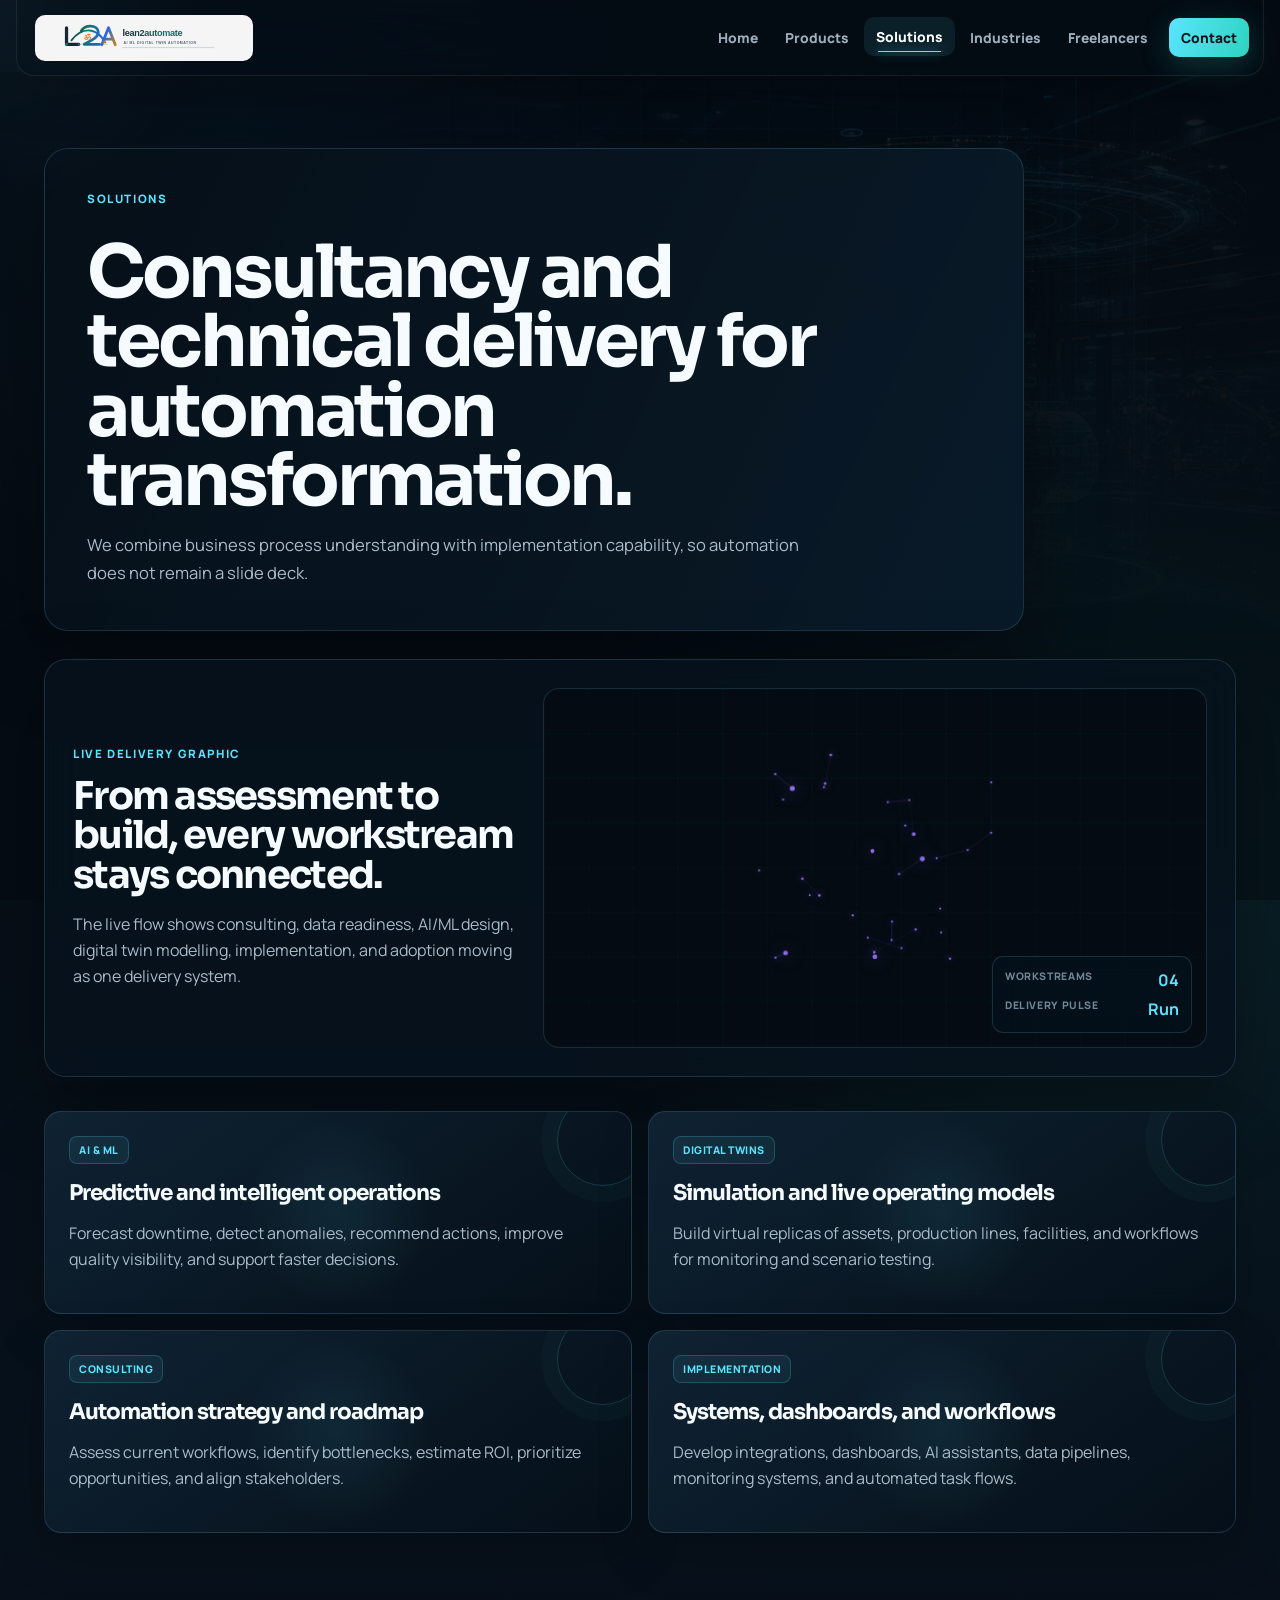
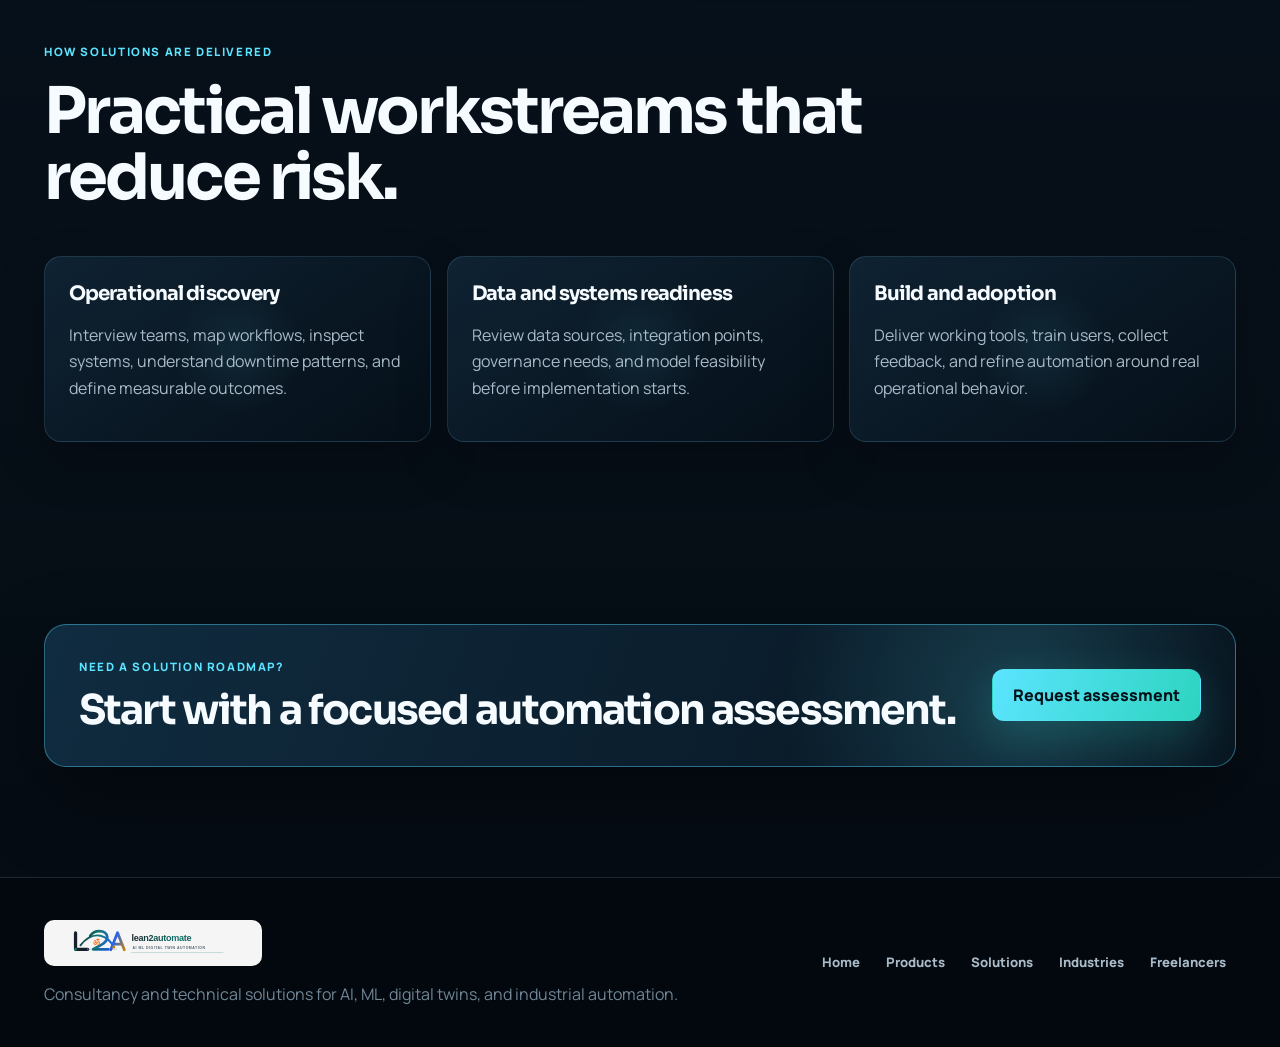
<file: solutions.html>
<!doctype html>
<html lang="en">
<head>
  <meta charset="utf-8">
  <meta name="viewport" content="width=device-width, initial-scale=1">
  <title>Solutions | lean2automate</title>
  <meta name="description" content="AI, ML, digital twin, automation consulting, and technical implementation solutions from lean2automate.">
  <link rel="preconnect" href="https://fonts.googleapis.com">
  <link rel="preconnect" href="https://fonts.gstatic.com" crossorigin>
  <link href="https://fonts.googleapis.com/css2?family=Manrope:wght@400;500;600;700;800&family=Sora:wght@500;600;700;800&display=swap" rel="stylesheet">
  <link rel="icon" href="assets/logo.svg" type="image/svg+xml">
  <link rel="stylesheet" href="styles.css">
</head>
<body>
  <header class="topbar">
    <a class="brand" href="index.html" aria-label="lean2automate home">
      <img src="assets/logo.svg" alt="" class="brand-mark">
      <span>
        <strong>lean2automate</strong>
        <small>AI automation for industrial efficiency</small>
      </span>
    </a>
    <button class="menu-toggle" aria-expanded="false" aria-controls="primary-nav" aria-label="Toggle navigation">
      <span></span>
      <span></span>
      <span></span>
    </button>
    <nav id="primary-nav" class="nav">
      <a href="index.html">Home</a>
      <a href="products.html">Products</a>
      <a class="active" href="solutions.html">Solutions</a>
      <a href="industries.html">Industries</a>
      <a href="freelancers.html">Freelancers</a>
      <a class="nav-cta" href="contact.html">Contact</a>
    </nav>
  </header>

  <main class="page-shell">
    <section class="page-hero reveal">
      <p class="eyebrow">Solutions</p>
      <h1>Consultancy and technical delivery for automation transformation.</h1>
      <p>
        We combine business process understanding with implementation capability, so automation does not remain a slide deck.
      </p>
    </section>

    <section class="live-graphic-section reveal">
      <div class="live-copy">
        <p class="eyebrow">Live delivery graphic</p>
        <h2>From assessment to build, every workstream stays connected.</h2>
        <p>
          The live flow shows consulting, data readiness, AI/ML design, digital twin modelling,
          implementation, and adoption moving as one delivery system.
        </p>
      </div>
      <div class="live-graphic" data-live-graphic="solutions">
        <canvas aria-label="Animated automation delivery graphic"></canvas>
        <div class="live-readout">
          <span>Workstreams</span>
          <strong data-live-value="streams">04</strong>
          <span>Delivery pulse</span>
          <strong data-live-value="pulse">On</strong>
        </div>
      </div>
    </section>

    <section class="solution-detail-grid">
      <article class="solution-detail reveal">
        <span class="card-kicker">AI &amp; ML</span>
        <h2>Predictive and intelligent operations</h2>
        <p>Forecast downtime, detect anomalies, recommend actions, improve quality visibility, and support faster decisions.</p>
      </article>
      <article class="solution-detail reveal">
        <span class="card-kicker">Digital Twins</span>
        <h2>Simulation and live operating models</h2>
        <p>Build virtual replicas of assets, production lines, facilities, and workflows for monitoring and scenario testing.</p>
      </article>
      <article class="solution-detail reveal">
        <span class="card-kicker">Consulting</span>
        <h2>Automation strategy and roadmap</h2>
        <p>Assess current workflows, identify bottlenecks, estimate ROI, prioritize opportunities, and align stakeholders.</p>
      </article>
      <article class="solution-detail reveal">
        <span class="card-kicker">Implementation</span>
        <h2>Systems, dashboards, and workflows</h2>
        <p>Develop integrations, dashboards, AI assistants, data pipelines, monitoring systems, and automated task flows.</p>
      </article>
    </section>

    <section class="section method-band reveal">
      <div class="section-heading">
        <p class="eyebrow">How solutions are delivered</p>
        <h2>Practical workstreams that reduce risk.</h2>
      </div>
      <div class="method-grid">
        <article>
          <h3>Operational discovery</h3>
          <p>Interview teams, map workflows, inspect systems, understand downtime patterns, and define measurable outcomes.</p>
        </article>
        <article>
          <h3>Data and systems readiness</h3>
          <p>Review data sources, integration points, governance needs, and model feasibility before implementation starts.</p>
        </article>
        <article>
          <h3>Build and adoption</h3>
          <p>Deliver working tools, train users, collect feedback, and refine automation around real operational behavior.</p>
        </article>
      </div>
    </section>

    <section class="page-cta reveal">
      <div>
        <p class="eyebrow">Need a solution roadmap?</p>
        <h2>Start with a focused automation assessment.</h2>
      </div>
      <a class="button primary" href="contact.html">Request assessment</a>
    </section>
  </main>

  <footer class="site-footer">
    <div class="footer-inner">
      <div>
        <a class="brand footer-brand" href="index.html" aria-label="lean2automate home">
          <img src="assets/logo.svg" alt="" class="brand-mark">
          <span>
            <strong>lean2automate</strong>
            <small>AI automation for industrial efficiency</small>
          </span>
        </a>
        <p>Consultancy and technical solutions for AI, ML, digital twins, and industrial automation.</p>
      </div>
      <nav class="footer-links" aria-label="Footer navigation">
        <a href="index.html">Home</a>
        <a href="products.html">Products</a>
        <a href="solutions.html">Solutions</a>
        <a href="industries.html">Industries</a>
        <a href="freelancers.html">Freelancers</a>
      </nav>
    </div>
  </footer>

  <script src="script.js"></script>
</body>
</html>
</file>
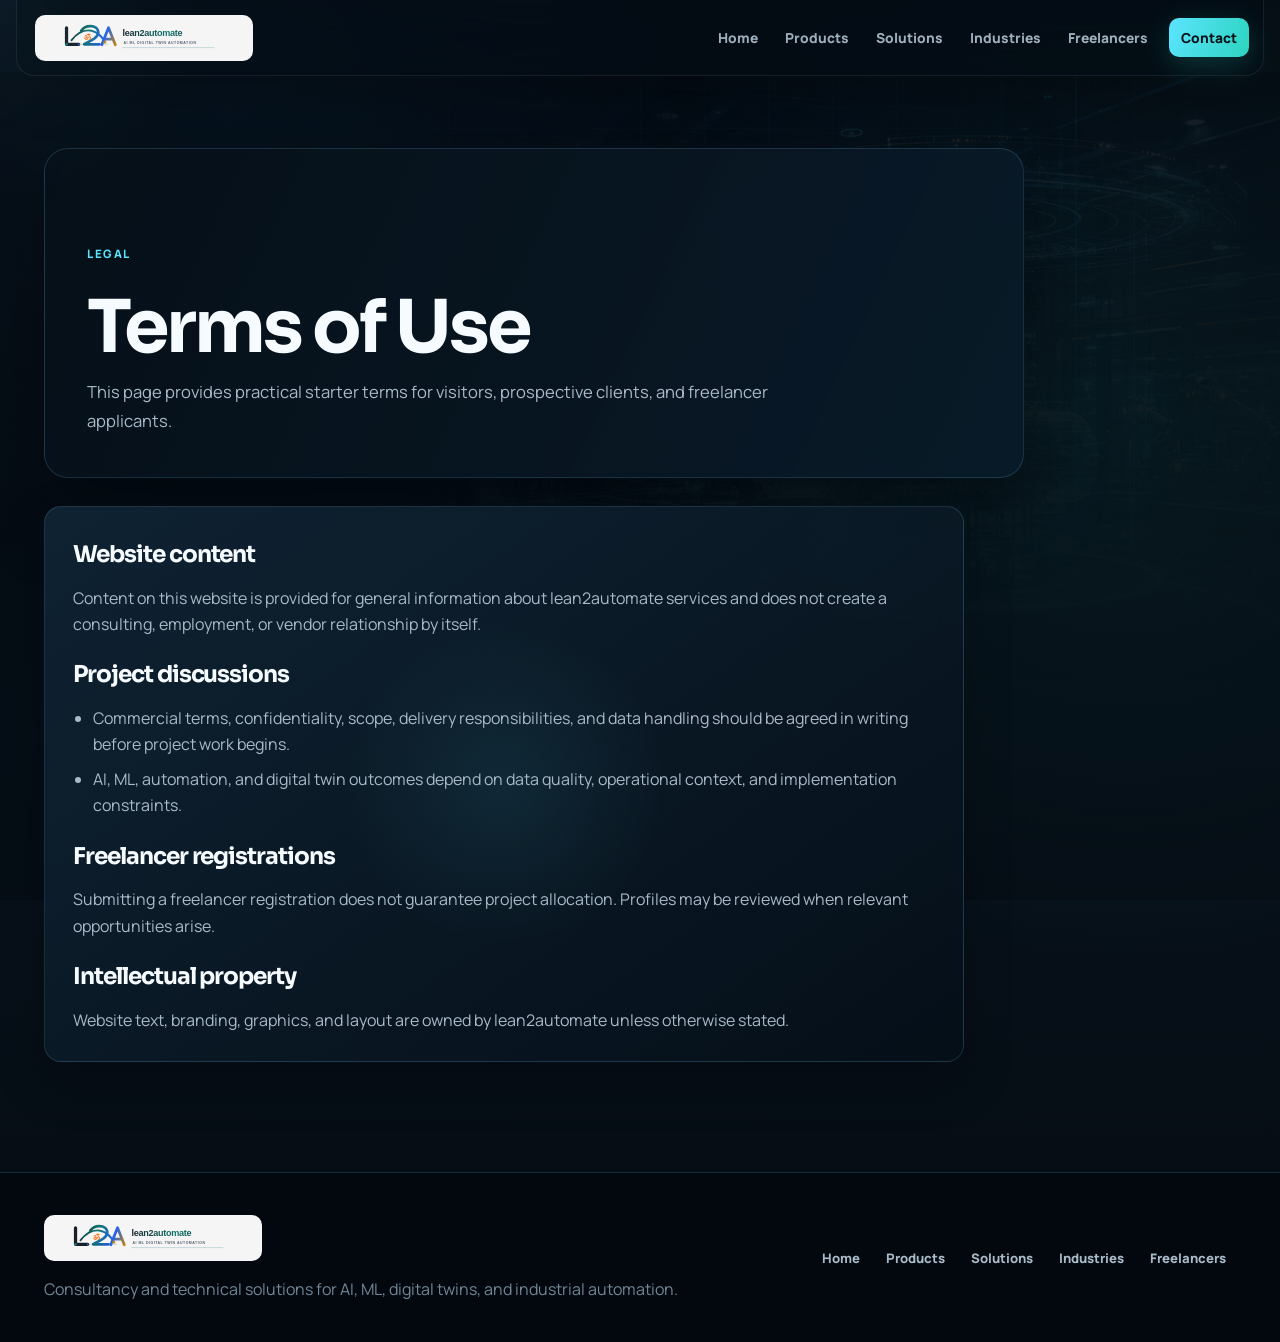
<file: terms.html>
<!doctype html>
<html lang="en">
<head>
  <meta charset="utf-8">
  <meta name="viewport" content="width=device-width, initial-scale=1">
  <title>Terms of Use | lean2automate</title>
  <meta name="description" content="Terms of use for lean2automate.">
  <link rel="preconnect" href="https://fonts.googleapis.com">
  <link rel="preconnect" href="https://fonts.gstatic.com" crossorigin>
  <link href="https://fonts.googleapis.com/css2?family=Manrope:wght@400;500;600;700;800&family=Sora:wght@500;600;700;800&display=swap" rel="stylesheet">
  <link rel="icon" href="assets/logo.svg" type="image/svg+xml">
  <link rel="stylesheet" href="styles.css">
</head>
<body>
  <header class="topbar">
    <a class="brand" href="index.html" aria-label="lean2automate home">
      <img src="assets/logo.svg" alt="" class="brand-mark">
      <span>
        <strong>lean2automate</strong>
        <small>AI automation for industrial efficiency</small>
      </span>
    </a>
    <button class="menu-toggle" aria-expanded="false" aria-controls="primary-nav" aria-label="Toggle navigation">
      <span></span>
      <span></span>
      <span></span>
    </button>
    <nav id="primary-nav" class="nav">
      <a href="index.html">Home</a>
      <a href="products.html">Products</a>
      <a href="solutions.html">Solutions</a>
      <a href="industries.html">Industries</a>
      <a href="freelancers.html">Freelancers</a>
      <a class="nav-cta" href="contact.html">Contact</a>
    </nav>
  </header>

  <main class="legal-page">
    <section class="legal-hero reveal">
      <p class="eyebrow">Legal</p>
      <h1>Terms of Use</h1>
      <p>This page provides practical starter terms for visitors, prospective clients, and freelancer applicants.</p>
    </section>

    <section class="legal-panel reveal">
      <h2>Website content</h2>
      <p>Content on this website is provided for general information about lean2automate services and does not create a consulting, employment, or vendor relationship by itself.</p>
      <h2>Project discussions</h2>
      <ul>
        <li>Commercial terms, confidentiality, scope, delivery responsibilities, and data handling should be agreed in writing before project work begins.</li>
        <li>AI, ML, automation, and digital twin outcomes depend on data quality, operational context, and implementation constraints.</li>
      </ul>
      <h2>Freelancer registrations</h2>
      <p>Submitting a freelancer registration does not guarantee project allocation. Profiles may be reviewed when relevant opportunities arise.</p>
      <h2>Intellectual property</h2>
      <p>Website text, branding, graphics, and layout are owned by lean2automate unless otherwise stated.</p>
    </section>
  </main>

  <footer class="site-footer">
    <div class="footer-inner">
      <div>
        <a class="brand footer-brand" href="index.html" aria-label="lean2automate home">
          <img src="assets/logo.svg" alt="" class="brand-mark">
          <span>
            <strong>lean2automate</strong>
            <small>AI automation for industrial efficiency</small>
          </span>
        </a>
        <p>Consultancy and technical solutions for AI, ML, digital twins, and industrial automation.</p>
      </div>
      <nav class="footer-links" aria-label="Footer navigation">
        <a href="index.html">Home</a>
        <a href="products.html">Products</a>
        <a href="solutions.html">Solutions</a>
        <a href="industries.html">Industries</a>
        <a href="freelancers.html">Freelancers</a>
      </nav>
    </div>
  </footer>
  <script src="script.js"></script>
</body>
</html>
</file>
<file: styles.css>
:root {
  --page: #050b12;
  --page-2: #08131f;
  --surface: rgba(12, 25, 39, 0.82);
  --surface-strong: #0d1b29;
  --surface-soft: rgba(18, 38, 56, 0.72);
  --ink: #f5fbff;
  --ink-soft: #a9bac8;
  --muted: #718797;
  --line: rgba(135, 211, 255, 0.16);
  --line-strong: rgba(87, 218, 255, 0.42);
  --cyan: #5be4ff;
  --teal: #2dd4bf;
  --blue: #578cff;
  --violet: #9d76ff;
  --amber: #ffbf69;
  --coral: #ff6b7d;
  --shadow: 0 30px 80px rgba(0, 0, 0, 0.36);
  --glow: 0 0 50px rgba(91, 228, 255, 0.18);
  --max: 1240px;
  color-scheme: dark;
}

* {
  box-sizing: border-box;
}

html {
  scroll-behavior: smooth;
  background: var(--page);
}

body {
  position: relative;
  margin: 0;
  min-width: 320px;
  min-height: 100vh;
  overflow-x: hidden;
  color: var(--ink);
  background:
    radial-gradient(circle at 18% 8%, rgba(37, 104, 164, 0.16), transparent 28rem),
    radial-gradient(circle at 88% 32%, rgba(45, 212, 191, 0.1), transparent 34rem),
    linear-gradient(180deg, #050b12 0%, #07111b 55%, #050b12 100%);
  font-family: "Manrope", system-ui, sans-serif;
}

body:not(.home-page)::before {
  content: "";
  position: fixed;
  inset: 72px 0 0;
  z-index: 0;
  pointer-events: none;
  background:
    linear-gradient(90deg, rgba(5, 11, 18, 0.98), rgba(5, 11, 18, 0.66) 55%, rgba(5, 11, 18, 0.88)),
    linear-gradient(180deg, transparent, var(--page) 72%),
    url("assets/industrial-command-core.png") center top / cover no-repeat;
  opacity: 0.48;
}

body::after {
  content: "";
  position: fixed;
  inset: 0;
  z-index: 0;
  pointer-events: none;
  opacity: 0.13;
  background-image:
    linear-gradient(rgba(91, 228, 255, 0.18) 1px, transparent 1px),
    linear-gradient(90deg, rgba(91, 228, 255, 0.18) 1px, transparent 1px);
  background-size: 64px 64px;
  mask-image: radial-gradient(circle at 60% 25%, #000, transparent 76%);
}

::selection {
  color: #031018;
  background: var(--cyan);
}

a {
  color: inherit;
  text-decoration: none;
}

button,
input,
select,
textarea {
  font: inherit;
}

button {
  color: inherit;
}

img {
  display: block;
  max-width: 100%;
}

h1,
h2,
h3,
p {
  overflow-wrap: break-word;
}

h1,
h2,
h3 {
  margin: 0;
  font-family: "Sora", sans-serif;
  letter-spacing: -0.045em;
}

h1 {
  font-size: clamp(3.4rem, 7.8vw, 7.2rem);
  line-height: 0.95;
}

h2 {
  font-size: clamp(2.3rem, 5vw, 4.6rem);
  line-height: 1.02;
}

h2 span,
h1 span {
  color: transparent;
  background: linear-gradient(105deg, #ffffff 0%, var(--cyan) 42%, var(--blue) 100%);
  background-clip: text;
  -webkit-background-clip: text;
}

h3 {
  font-size: 1.24rem;
}

.cursor-light {
  position: fixed;
  left: 0;
  top: 0;
  z-index: 100;
  width: 420px;
  height: 420px;
  border-radius: 50%;
  pointer-events: none;
  opacity: 0.23;
  background: radial-gradient(circle, rgba(91, 228, 255, 0.2), transparent 66%);
  transform: translate3d(calc(var(--cursor-x, -500px) - 50%), calc(var(--cursor-y, -500px) - 50%), 0);
  transition: opacity 200ms ease;
  mix-blend-mode: screen;
}

.topbar {
  position: sticky;
  top: 0;
  z-index: 50;
  display: flex;
  align-items: center;
  justify-content: space-between;
  gap: 24px;
  width: min(calc(100% - 32px), calc(var(--max) + 48px));
  min-height: 76px;
  margin: 0 auto;
  padding: 10px 14px 10px 18px;
  border: 1px solid rgba(255, 255, 255, 0.08);
  border-top: 0;
  border-radius: 0 0 18px 18px;
  background: rgba(5, 12, 20, 0.78);
  box-shadow: 0 14px 50px rgba(0, 0, 0, 0.28);
  backdrop-filter: blur(24px) saturate(140%);
}

.brand {
  display: inline-flex;
  align-items: center;
  min-width: 0;
}

.brand-mark {
  width: clamp(170px, 19vw, 218px);
  height: 46px;
  padding: 7px 10px;
  object-fit: contain;
  border-radius: 10px;
  background: rgba(255, 255, 255, 0.96);
}

.brand > span {
  display: none;
}

.nav {
  display: flex;
  align-items: center;
  gap: 3px;
}

.nav a {
  position: relative;
  padding: 10px 12px;
  border-radius: 10px;
  color: #9eb0be;
  font-size: 0.86rem;
  font-weight: 800;
  transition: color 180ms ease, background 180ms ease, transform 180ms ease;
}

.nav a:hover,
.nav a:focus-visible,
.nav a.active {
  color: #ffffff;
  background: rgba(91, 228, 255, 0.09);
  transform: translateY(-1px);
}

.nav a.active::after {
  content: "";
  position: absolute;
  left: 14px;
  right: 14px;
  bottom: 4px;
  height: 1px;
  background: var(--cyan);
  box-shadow: 0 0 12px var(--cyan);
}

.nav .nav-cta {
  margin-left: 6px;
  color: #041219;
  background: linear-gradient(110deg, var(--cyan), var(--teal));
  box-shadow: 0 8px 30px rgba(45, 212, 191, 0.22);
}

.nav .nav-cta:hover,
.nav .nav-cta:focus-visible,
.nav .nav-cta.active {
  color: #041219;
  background: linear-gradient(110deg, #8bedff, #52e6cf);
}

.nav .nav-cta.active::after {
  display: none;
}

.menu-toggle {
  display: none;
  align-items: center;
  justify-content: center;
  flex-direction: column;
  width: 46px;
  height: 46px;
  padding: 10px;
  border: 1px solid var(--line);
  border-radius: 12px;
  background: var(--surface-soft);
  cursor: pointer;
}

.menu-toggle span {
  width: 22px;
  height: 2px;
  margin: 3px;
  border-radius: 4px;
  background: #ffffff;
}

main,
.site-footer {
  position: relative;
  z-index: 2;
}

.section {
  width: min(100%, var(--max));
  margin: 0 auto;
  padding: 112px 24px;
}

.eyebrow {
  display: flex;
  align-items: center;
  gap: 9px;
  margin: 0 0 16px;
  color: var(--cyan);
  font-size: 0.72rem;
  font-weight: 900;
  letter-spacing: 0.14em;
  text-transform: uppercase;
}

.status-dot {
  width: 7px;
  height: 7px;
  border-radius: 50%;
  background: var(--teal);
  box-shadow: 0 0 0 5px rgba(45, 212, 191, 0.1), 0 0 18px var(--teal);
  animation: statusPulse 2s ease-in-out infinite;
}

.button {
  --magnetic-x: 0px;
  --magnetic-y: 0px;
  display: inline-flex;
  align-items: center;
  justify-content: center;
  gap: 18px;
  min-height: 52px;
  padding: 14px 20px;
  border: 1px solid var(--line);
  border-radius: 12px;
  font-weight: 900;
  transform: translate3d(var(--magnetic-x), var(--magnetic-y), 0);
  transition: border-color 180ms ease, background 180ms ease, box-shadow 180ms ease, color 180ms ease, transform 120ms ease;
}

.button span {
  font-size: 1.1em;
}

.button.primary {
  color: #031018;
  border-color: transparent;
  background: linear-gradient(110deg, var(--cyan), var(--teal));
  box-shadow: 0 16px 44px rgba(45, 212, 191, 0.2);
}

.button.secondary {
  color: #ecfaff;
  background: rgba(11, 27, 41, 0.68);
  backdrop-filter: blur(14px);
}

.button:hover,
.button:focus-visible {
  border-color: rgba(91, 228, 255, 0.58);
  box-shadow: 0 18px 48px rgba(44, 188, 230, 0.2);
}

.immersive-hero {
  position: relative;
  display: grid;
  align-items: center;
  min-height: calc(100vh - 76px);
  isolation: isolate;
  overflow: hidden;
  border-bottom: 1px solid var(--line);
}

.hero-media,
.hero-grid {
  position: absolute;
  inset: 0;
  z-index: -2;
}

.hero-media {
  background:
    linear-gradient(90deg, rgba(3, 8, 14, 0.98) 0%, rgba(3, 8, 14, 0.78) 34%, rgba(3, 8, 14, 0.12) 68%, rgba(3, 8, 14, 0.35) 100%),
    linear-gradient(180deg, rgba(5, 11, 18, 0.08), rgba(5, 11, 18, 0.88) 98%),
    url("assets/industrial-command-core.png") center / cover no-repeat;
  transform: scale(1.035);
  animation: heroDrift 18s ease-in-out infinite alternate;
}

.hero-grid {
  z-index: -1;
  opacity: 0.22;
  background-image:
    linear-gradient(rgba(91, 228, 255, 0.12) 1px, transparent 1px),
    linear-gradient(90deg, rgba(91, 228, 255, 0.12) 1px, transparent 1px);
  background-size: 80px 80px;
  mask-image: linear-gradient(90deg, #000, transparent 68%);
}

.hero-content {
  width: min(100%, var(--max));
  margin: 0 auto;
  padding: 104px 24px 116px;
}

.hero-content h1 {
  max-width: 790px;
}

.hero-lead {
  max-width: 560px;
  margin: 26px 0 0;
  color: #b5c8d6;
  font-size: clamp(1.05rem, 1.8vw, 1.32rem);
  line-height: 1.7;
}

.hero-actions {
  display: flex;
  flex-wrap: wrap;
  gap: 12px;
  margin-top: 34px;
}

.hero-signal {
  display: flex;
  flex-wrap: wrap;
  gap: 8px 22px;
  margin-top: 34px;
  color: #7f98aa;
  font-size: 0.75rem;
  font-weight: 800;
  letter-spacing: 0.05em;
  text-transform: uppercase;
}

.hero-signal span {
  display: inline-flex;
  align-items: center;
  gap: 8px;
}

.hero-signal i {
  width: 6px;
  height: 6px;
  border-radius: 50%;
  background: var(--teal);
  box-shadow: 0 0 12px var(--teal);
}

.hero-telemetry {
  position: absolute;
  z-index: 3;
  width: 180px;
  padding: 16px;
  border: 1px solid rgba(138, 224, 255, 0.2);
  border-radius: 14px;
  background: rgba(4, 17, 27, 0.68);
  box-shadow: var(--shadow), inset 0 1px 0 rgba(255, 255, 255, 0.08);
  backdrop-filter: blur(16px);
}

.telemetry-a {
  top: 24%;
  right: 7%;
}

.telemetry-b {
  right: 31%;
  bottom: 13%;
}

.telemetry-label {
  display: block;
  color: #8ca5b6;
  font-size: 0.66rem;
  font-weight: 900;
  letter-spacing: 0.1em;
  text-transform: uppercase;
}

.hero-telemetry strong {
  display: block;
  margin-top: 8px;
  color: #ffffff;
  font-family: "Sora", sans-serif;
  font-size: 1.5rem;
}

.meter {
  height: 4px;
  margin-top: 13px;
  overflow: hidden;
  border-radius: 999px;
  background: rgba(255, 255, 255, 0.09);
}

.meter i {
  display: block;
  width: var(--value);
  height: 100%;
  border-radius: inherit;
  background: linear-gradient(90deg, var(--teal), var(--cyan));
  box-shadow: 0 0 12px var(--cyan);
}

.hero-telemetry svg {
  width: 100%;
  margin-top: 6px;
  overflow: visible;
}

.hero-telemetry path {
  fill: none;
  stroke: var(--cyan);
  stroke-width: 2;
  filter: drop-shadow(0 0 4px var(--cyan));
  stroke-dasharray: 180;
  animation: chartDraw 4s ease-in-out infinite;
}

.hero-scroll {
  position: absolute;
  left: 50%;
  bottom: 22px;
  display: flex;
  align-items: center;
  gap: 9px;
  color: #7e94a4;
  font-size: 0.68rem;
  font-weight: 900;
  letter-spacing: 0.12em;
  text-transform: uppercase;
  transform: translateX(-50%);
}

.hero-scroll span {
  position: relative;
  width: 24px;
  height: 38px;
  border: 1px solid rgba(255, 255, 255, 0.3);
  border-radius: 20px;
}

.hero-scroll span::after {
  content: "";
  position: absolute;
  left: 50%;
  top: 8px;
  width: 3px;
  height: 7px;
  border-radius: 99px;
  background: var(--cyan);
  transform: translateX(-50%);
  animation: scrollDot 1.8s ease-in-out infinite;
}

.system-pulse {
  display: grid;
  grid-template-columns: repeat(3, minmax(0, 1fr)) 1.45fr;
  gap: 1px;
  width: min(calc(100% - 48px), var(--max));
  margin: -1px auto 0;
  border: 1px solid var(--line);
  border-radius: 0 0 20px 20px;
  overflow: hidden;
  background: var(--line);
  box-shadow: var(--shadow);
}

.system-pulse article,
.system-pulse > p {
  min-height: 118px;
  margin: 0;
  padding: 24px;
  background: rgba(7, 18, 29, 0.94);
}

.system-pulse article {
  display: flex;
  align-items: center;
  gap: 16px;
}

.pulse-icon {
  display: grid;
  place-items: center;
  flex: 0 0 auto;
  width: 42px;
  height: 42px;
  border: 1px solid var(--line-strong);
  border-radius: 50%;
  color: var(--cyan);
  box-shadow: inset 0 0 18px rgba(91, 228, 255, 0.08);
}

.system-pulse strong,
.system-pulse b {
  font-family: "Sora", sans-serif;
  font-size: 1.7rem;
}

.system-pulse b {
  color: var(--cyan);
}

.system-pulse small {
  display: block;
  margin-top: 5px;
  color: var(--muted);
  font-size: 0.68rem;
  font-weight: 800;
  letter-spacing: 0.06em;
  text-transform: uppercase;
}

.system-pulse > p {
  display: flex;
  align-items: center;
  color: #9eb3c2;
  line-height: 1.6;
}

.section-heading {
  display: grid;
  gap: 4px;
  max-width: 880px;
  margin-bottom: 46px;
}

.capability-deck {
  display: grid;
  grid-template-columns: repeat(4, minmax(0, 1fr));
  gap: 16px;
  perspective: 1200px;
}

.tilt-card {
  --rx: 0deg;
  --ry: 0deg;
  --mx: 50%;
  --my: 50%;
  transform: perspective(1100px) rotateX(var(--rx)) rotateY(var(--ry)) translateZ(0);
  transform-style: preserve-3d;
  transition: transform 160ms ease, border-color 240ms ease, box-shadow 240ms ease;
  will-change: transform;
}

.tilt-card::before {
  content: "";
  position: absolute;
  inset: 0;
  z-index: 0;
  pointer-events: none;
  border-radius: inherit;
  opacity: 0;
  background: radial-gradient(circle at var(--mx) var(--my), rgba(119, 235, 255, 0.17), transparent 38%);
  transition: opacity 180ms ease;
}

.tilt-card:hover::before,
.tilt-card:focus-visible::before {
  opacity: 1;
}

.capability-card {
  position: relative;
  display: flex;
  flex-direction: column;
  min-height: 430px;
  padding: 18px;
  overflow: hidden;
  border: 1px solid var(--line);
  border-radius: 18px;
  background:
    linear-gradient(155deg, rgba(18, 40, 58, 0.84), rgba(5, 14, 23, 0.94)),
    var(--surface);
  box-shadow: 0 20px 54px rgba(0, 0, 0, 0.22);
}

.capability-card > * {
  position: relative;
  z-index: 1;
  transform: translateZ(22px);
}

.capability-card:hover,
.capability-card:focus-visible {
  border-color: var(--line-strong);
  box-shadow: var(--shadow), var(--glow);
}

.capability-visual {
  position: relative;
  display: grid;
  place-items: center;
  height: 220px;
  margin-bottom: 24px;
  overflow: hidden;
  border: 1px solid rgba(129, 211, 255, 0.1);
  border-radius: 13px;
  background:
    linear-gradient(rgba(91, 228, 255, 0.06) 1px, transparent 1px),
    linear-gradient(90deg, rgba(91, 228, 255, 0.06) 1px, transparent 1px),
    radial-gradient(circle at center, rgba(48, 152, 206, 0.18), rgba(3, 10, 17, 0.92) 68%);
  background-size: 26px 26px, 26px 26px, auto;
  transform: translateZ(34px);
}

.card-index {
  color: var(--cyan);
  font-size: 0.67rem;
  font-weight: 900;
  letter-spacing: 0.1em;
  text-transform: uppercase;
}

.capability-card h3 {
  margin-top: 12px;
  font-size: 1.45rem;
}

.capability-card p {
  margin: 10px 35px 0 0;
  color: var(--ink-soft);
  line-height: 1.55;
}

.card-arrow {
  position: absolute;
  right: 18px;
  bottom: 20px;
  display: grid;
  place-items: center;
  width: 34px;
  height: 34px;
  border: 1px solid var(--line);
  border-radius: 50%;
  color: var(--cyan);
}

.neural-visual span {
  position: absolute;
  width: 17px;
  height: 17px;
  border: 2px solid var(--cyan);
  border-radius: 50%;
  background: #07131e;
  box-shadow: 0 0 18px rgba(91, 228, 255, 0.72);
  animation: nodePulse 2.6s ease-in-out infinite;
}

.neural-visual span:nth-child(1) { left: 18%; top: 30%; }
.neural-visual span:nth-child(2) { left: 22%; top: 66%; animation-delay: -0.7s; }
.neural-visual span:nth-child(3) { left: 48%; top: 48%; width: 28px; height: 28px; }
.neural-visual span:nth-child(4) { right: 18%; top: 27%; animation-delay: -1.2s; }
.neural-visual span:nth-child(5) { right: 19%; top: 66%; animation-delay: -1.8s; }

.neural-visual i {
  position: absolute;
  left: 25%;
  top: 49%;
  width: 52%;
  height: 1px;
  background: linear-gradient(90deg, transparent, var(--cyan), transparent);
  transform-origin: left;
  filter: drop-shadow(0 0 5px var(--cyan));
}

.neural-visual i:nth-of-type(1) { transform: rotate(-25deg); }
.neural-visual i:nth-of-type(2) { transform: rotate(23deg); }
.neural-visual i:nth-of-type(3) { left: 51%; transform: rotate(-24deg); }
.neural-visual i:nth-of-type(4) { left: 51%; transform: rotate(24deg); }

.cube-visual {
  perspective: 650px;
}

.cube {
  position: relative;
  width: 84px;
  height: 84px;
  transform-style: preserve-3d;
  animation: cubeSpin 12s linear infinite;
}

.cube i {
  position: absolute;
  inset: 0;
  border: 1px solid rgba(91, 228, 255, 0.85);
  background: rgba(49, 160, 214, 0.08);
  box-shadow: inset 0 0 24px rgba(91, 228, 255, 0.08);
}

.cube .front { transform: translateZ(42px); }
.cube .back { transform: rotateY(180deg) translateZ(42px); }
.cube .right { transform: rotateY(90deg) translateZ(42px); }
.cube .left { transform: rotateY(-90deg) translateZ(42px); }
.cube .top { transform: rotateX(90deg) translateZ(42px); }
.cube .bottom { transform: rotateX(-90deg) translateZ(42px); }

.flow-visual i {
  position: absolute;
  left: 14%;
  width: 72%;
  height: 1px;
  background: linear-gradient(90deg, transparent, var(--blue), var(--cyan), transparent);
}

.flow-visual i:nth-child(1) { top: 28%; transform: rotate(8deg); }
.flow-visual i:nth-child(2) { top: 43%; transform: rotate(-10deg); }
.flow-visual i:nth-child(3) { top: 59%; transform: rotate(7deg); }
.flow-visual i:nth-child(4) { top: 72%; transform: rotate(-6deg); }

.flow-visual span {
  position: absolute;
  width: 12px;
  height: 12px;
  border-radius: 50%;
  background: #ffffff;
  box-shadow: 0 0 20px var(--cyan);
  animation: flowAcross 3s linear infinite;
}

.flow-visual span:nth-of-type(1) { top: 28%; animation-delay: 0s; }
.flow-visual span:nth-of-type(2) { top: 52%; animation-delay: -1s; }
.flow-visual span:nth-of-type(3) { top: 70%; animation-delay: -2s; }

.pulse-visual i {
  position: absolute;
  width: 94px;
  height: 94px;
  border: 1px solid var(--teal);
  border-radius: 50%;
  box-shadow: 0 0 35px rgba(45, 212, 191, 0.2), inset 0 0 26px rgba(45, 212, 191, 0.14);
  animation: radarPulse 2.4s ease-out infinite;
}

.pulse-visual span {
  position: absolute;
  width: 8px;
  height: 8px;
  border-radius: 50%;
  background: var(--cyan);
  box-shadow: 0 0 14px var(--cyan);
}

.pulse-visual span:nth-of-type(1) { transform: translate(-58px, -35px); }
.pulse-visual span:nth-of-type(2) { transform: translate(64px, 16px); }
.pulse-visual span:nth-of-type(3) { transform: translate(-12px, 62px); }

.command-section {
  display: grid;
  grid-template-columns: 0.72fr 1.28fr;
  gap: 40px;
  align-items: center;
  width: 100%;
  padding: 116px max(24px, calc((100vw - var(--max)) / 2 + 24px));
  border-block: 1px solid var(--line);
  background:
    radial-gradient(circle at 70% 50%, rgba(35, 142, 202, 0.14), transparent 36%),
    rgba(3, 9, 15, 0.7);
}

.command-copy {
  max-width: 460px;
}

.command-copy > p:not(.eyebrow) {
  margin: 22px 0 0;
  color: var(--ink-soft);
  font-size: 1.05rem;
  line-height: 1.7;
}

.command-tabs {
  display: grid;
  gap: 8px;
  margin-top: 34px;
}

.command-tab {
  display: flex;
  align-items: center;
  gap: 14px;
  width: 100%;
  padding: 14px 16px;
  border: 1px solid transparent;
  border-radius: 12px;
  color: #7f97a8;
  background: transparent;
  font-weight: 900;
  text-align: left;
  cursor: pointer;
  transition: 180ms ease;
}

.command-tab span {
  color: #536c7c;
  font-size: 0.69rem;
}

.command-tab:hover,
.command-tab.active {
  color: #ffffff;
  border-color: var(--line);
  background: rgba(91, 228, 255, 0.07);
  transform: translateX(6px);
}

.command-tab.active span {
  color: var(--cyan);
}

.command-stage {
  position: relative;
  min-height: 620px;
  overflow: hidden;
  border: 1px solid rgba(109, 215, 255, 0.2);
  border-radius: 26px;
  background:
    radial-gradient(circle at 50% 48%, rgba(40, 169, 222, 0.14), transparent 28%),
    #040b12;
  box-shadow: 0 40px 100px rgba(0, 0, 0, 0.5), inset 0 0 80px rgba(42, 153, 205, 0.05);
}

.command-stage > * {
  position: absolute;
}

.stage-grid {
  inset: 0;
  opacity: 0.4;
  background-image:
    linear-gradient(rgba(91, 228, 255, 0.08) 1px, transparent 1px),
    linear-gradient(90deg, rgba(91, 228, 255, 0.08) 1px, transparent 1px);
  background-size: 44px 44px;
  mask-image: radial-gradient(circle, #000, transparent 72%);
}

.command-graphic {
  inset: 0;
}

.command-graphic canvas {
  display: block;
  width: 100%;
  height: 100%;
}

.stage-badge {
  z-index: 3;
  display: grid;
  gap: 4px;
  min-width: 132px;
  padding: 13px 14px;
  border: 1px solid var(--line);
  border-radius: 12px;
  background: rgba(6, 18, 29, 0.78);
  backdrop-filter: blur(12px);
}

.stage-badge span {
  color: var(--muted);
  font-size: 0.62rem;
  font-weight: 900;
  letter-spacing: 0.1em;
  text-transform: uppercase;
}

.stage-badge strong {
  color: var(--cyan);
  font-family: "Sora", sans-serif;
}

.badge-top {
  top: 22px;
  left: 22px;
}

.badge-bottom {
  right: 22px;
  bottom: 22px;
}

.stage-orbit {
  z-index: 1;
  left: 50%;
  top: 50%;
  border: 1px dashed rgba(91, 228, 255, 0.16);
  border-radius: 50%;
  transform: translate(-50%, -50%) rotateX(66deg);
  pointer-events: none;
}

.orbit-one {
  width: 68%;
  aspect-ratio: 1;
  animation: orbitSpin 16s linear infinite;
}

.orbit-two {
  width: 48%;
  aspect-ratio: 1;
  animation: orbitSpin 10s linear infinite reverse;
}

.industries-showcase {
  overflow: hidden;
}

.industry-orbit {
  position: relative;
  min-height: 660px;
  border: 1px solid var(--line);
  border-radius: 28px;
  background:
    radial-gradient(circle at center, rgba(55, 164, 215, 0.17), transparent 28%),
    linear-gradient(rgba(91, 228, 255, 0.05) 1px, transparent 1px),
    linear-gradient(90deg, rgba(91, 228, 255, 0.05) 1px, transparent 1px),
    rgba(4, 12, 20, 0.68);
  background-size: auto, 46px 46px, 46px 46px, auto;
  box-shadow: inset 0 0 90px rgba(33, 119, 164, 0.08);
}

.industry-core {
  position: absolute;
  left: 50%;
  top: 50%;
  display: grid;
  place-items: center;
  width: 146px;
  height: 146px;
  border: 1px solid var(--line-strong);
  border-radius: 50%;
  color: #ffffff;
  background: radial-gradient(circle, #163a51, #07131e 68%);
  box-shadow: 0 0 70px rgba(91, 228, 255, 0.25), inset 0 0 35px rgba(91, 228, 255, 0.16);
  transform: translate(-50%, -50%);
}

.industry-core span {
  z-index: 2;
  font-family: "Sora", sans-serif;
  font-size: 1.45rem;
  font-weight: 900;
  letter-spacing: -0.05em;
}

.industry-core i {
  position: absolute;
  border: 1px solid rgba(91, 228, 255, 0.26);
  border-radius: 50%;
  animation: ringExpand 3.6s ease-out infinite;
}

.industry-core i:nth-child(2) { inset: -32px; }
.industry-core i:nth-child(3) { inset: -78px; animation-delay: -1.2s; }
.industry-core i:nth-child(4) { inset: -125px; animation-delay: -2.4s; }

.industry-node {
  position: absolute;
  display: flex;
  align-items: center;
  justify-content: space-between;
  gap: 30px;
  min-width: 190px;
  padding: 17px 18px;
  border: 1px solid var(--line);
  border-radius: 13px;
  color: #d9f5ff;
  background: rgba(8, 23, 35, 0.8);
  box-shadow: var(--shadow);
  font-weight: 900;
  backdrop-filter: blur(12px);
}

.industry-node span {
  color: var(--cyan);
}

.industry-node:hover {
  border-color: var(--line-strong);
  box-shadow: var(--shadow), var(--glow);
}

.node-1 { left: 8%; top: 17%; }
.node-2 { right: 8%; top: 17%; }
.node-3 { left: 5%; top: 48%; }
.node-4 { right: 5%; top: 48%; }
.node-5 { left: 13%; bottom: 12%; }
.node-6 { right: 13%; bottom: 12%; }

.path-header {
  display: flex;
  align-items: end;
  justify-content: space-between;
  gap: 30px;
  margin-bottom: 48px;
}

.path-track {
  position: relative;
  display: grid;
  grid-template-columns: repeat(4, minmax(0, 1fr));
  gap: 16px;
}

.path-track::before {
  content: "";
  position: absolute;
  left: 10%;
  right: 10%;
  top: 52px;
  height: 1px;
  background: linear-gradient(90deg, var(--cyan), var(--blue), var(--violet), var(--teal));
  box-shadow: 0 0 14px rgba(91, 228, 255, 0.45);
}

.path-step {
  position: relative;
  min-height: 220px;
  padding: 24px;
  border: 1px solid var(--line);
  border-radius: 18px;
  background: linear-gradient(145deg, rgba(15, 34, 50, 0.86), rgba(5, 14, 22, 0.9));
  box-shadow: 0 20px 45px rgba(0, 0, 0, 0.2);
}

.path-step > * {
  position: relative;
  z-index: 1;
}

.path-step span {
  display: grid;
  place-items: center;
  width: 56px;
  height: 56px;
  margin-bottom: 52px;
  border: 1px solid var(--line-strong);
  border-radius: 50%;
  color: var(--cyan);
  background: #07131e;
  font-family: "Sora", sans-serif;
  font-size: 0.72rem;
  box-shadow: 0 0 22px rgba(91, 228, 255, 0.14);
}

.path-step h3 {
  font-size: 1.25rem;
}

.path-step p {
  margin: 8px 0 0;
  color: var(--muted);
}

.final-cta {
  position: relative;
  display: grid;
  grid-template-columns: auto 1fr auto;
  gap: 40px;
  align-items: center;
  margin-bottom: 90px;
  padding-block: 54px;
  overflow: hidden;
  border: 1px solid var(--line);
  border-radius: 28px;
  background:
    radial-gradient(circle at 16% 50%, rgba(66, 183, 231, 0.22), transparent 25%),
    linear-gradient(110deg, rgba(16, 40, 58, 0.9), rgba(4, 13, 22, 0.94));
  box-shadow: var(--shadow);
}

.final-cta h2 {
  max-width: 760px;
}

.cta-globe {
  position: relative;
  display: grid;
  place-items: center;
  width: 130px;
  height: 130px;
  border: 1px solid var(--line-strong);
  border-radius: 50%;
  box-shadow: inset 0 0 36px rgba(91, 228, 255, 0.18), 0 0 40px rgba(91, 228, 255, 0.12);
}

.cta-globe i {
  position: absolute;
  inset: 18%;
  border: 1px solid rgba(91, 228, 255, 0.4);
  border-radius: 50%;
}

.cta-globe i:nth-child(1) { transform: rotateX(68deg); }
.cta-globe i:nth-child(2) { transform: rotateY(68deg); }
.cta-globe i:nth-child(3) { inset: 34%; background: var(--cyan); box-shadow: 0 0 20px var(--cyan); }

.site-footer {
  border-top: 1px solid var(--line);
  background: rgba(3, 9, 15, 0.86);
}

.footer-inner {
  display: grid;
  grid-template-columns: 1fr auto;
  gap: 36px;
  align-items: center;
  width: min(100%, var(--max));
  margin: 0 auto;
  padding: 42px 24px;
}

.footer-inner p {
  margin: 12px 0 0;
  color: var(--muted);
}

.footer-links {
  display: flex;
  flex-wrap: wrap;
  justify-content: flex-end;
  gap: 6px;
}

.footer-links a {
  padding: 9px 10px;
  border-radius: 9px;
  color: var(--ink-soft);
  font-size: 0.82rem;
  font-weight: 800;
}

.footer-links a:hover,
.footer-links a:focus-visible {
  color: var(--cyan);
  background: rgba(91, 228, 255, 0.07);
}

/* Shared inner pages */
.page-shell,
.freelancer-page,
.legal-page {
  width: min(100%, var(--max));
  margin: 0 auto;
  padding: 72px 24px 110px;
  isolation: isolate;
}

.page-shell > .section {
  width: 100%;
  padding-inline: 0;
}

.page-hero,
.freelancer-hero,
.legal-hero {
  position: relative;
  display: grid;
  gap: 16px;
  width: min(100%, 980px);
  min-height: 330px;
  align-content: end;
  margin-bottom: 28px;
  padding: 42px;
  overflow: hidden;
  border: 1px solid var(--line);
  border-radius: 24px;
  background:
    linear-gradient(115deg, rgba(5, 15, 24, 0.98), rgba(9, 28, 42, 0.72)),
    var(--surface);
  box-shadow: var(--shadow);
  backdrop-filter: blur(18px);
}

.page-hero::before,
.freelancer-hero::before,
.legal-hero::before {
  content: "";
  position: absolute;
  right: -80px;
  top: -120px;
  width: 380px;
  height: 380px;
  border: 1px solid rgba(91, 228, 255, 0.16);
  border-radius: 50%;
  box-shadow:
    0 0 0 45px rgba(91, 228, 255, 0.035),
    0 0 0 90px rgba(91, 228, 255, 0.02);
}

.page-hero > *,
.freelancer-hero > *,
.legal-hero > * {
  position: relative;
  z-index: 1;
  min-width: 0;
}

.page-hero h1,
.freelancer-hero h1,
.legal-hero h1 {
  max-width: 850px;
  font-size: clamp(2.7rem, 5.7vw, 5.1rem);
}

.page-hero p:last-child,
.freelancer-hero p:last-child,
.legal-hero p:last-child {
  max-width: 720px;
  margin: 0;
  color: var(--ink-soft);
  font-size: 1.04rem;
  line-height: 1.7;
}

.live-graphic-section {
  display: grid;
  grid-template-columns: 0.8fr 1.2fr;
  gap: 28px;
  align-items: center;
  margin: 0 0 34px;
  padding: 28px;
  overflow: hidden;
  border: 1px solid var(--line);
  border-radius: 22px;
  background: rgba(7, 19, 30, 0.83);
  box-shadow: var(--shadow);
  backdrop-filter: blur(18px);
}

.live-copy h2 {
  font-size: clamp(1.8rem, 3vw, 2.7rem);
}

.live-copy p:last-child {
  margin: 16px 0 0;
  color: var(--ink-soft);
  line-height: 1.65;
}

.live-graphic {
  position: relative;
  height: 360px;
  min-height: 0;
  overflow: hidden;
  border: 1px solid var(--line);
  border-radius: 16px;
  background: #040b12;
}

.live-graphic canvas {
  position: absolute;
  inset: 0;
  display: block;
  width: 100%;
  height: 100%;
  min-height: 0;
}

.command-stage .command-graphic {
  position: absolute;
  inset: 0;
  min-height: 0;
  border: 0;
  border-radius: inherit;
  background: transparent;
}

.command-stage .command-graphic canvas {
  min-height: 100%;
}

.live-readout {
  position: absolute;
  right: 14px;
  bottom: 14px;
  z-index: 1;
  display: grid;
  grid-template-columns: auto auto;
  gap: 7px 14px;
  min-width: 200px;
  padding: 12px;
  border: 1px solid var(--line);
  border-radius: 11px;
  background: rgba(5, 17, 27, 0.78);
  backdrop-filter: blur(12px);
}

.live-readout span {
  color: var(--muted);
  font-size: 0.65rem;
  font-weight: 900;
  letter-spacing: 0.06em;
  text-transform: uppercase;
}

.live-readout strong {
  color: var(--cyan);
  text-align: right;
}

.product-catalog,
.solution-detail-grid,
.industry-detail-grid,
.delivery-grid,
.method-grid,
.solution-grid,
.industry-grid,
.process-grid,
.contact-grid {
  display: grid;
  gap: 16px;
  perspective: 1100px;
}

.product-catalog,
.industry-detail-grid,
.delivery-grid,
.method-grid,
.industry-grid,
.contact-grid {
  grid-template-columns: repeat(3, minmax(0, 1fr));
}

.solution-detail-grid,
.solution-grid {
  grid-template-columns: repeat(2, minmax(0, 1fr));
}

.process-grid {
  grid-template-columns: repeat(4, minmax(0, 1fr));
}

.product-card,
.solution-detail,
.industry-detail,
.delivery-grid article,
.method-grid article,
.solution-card,
.industry-card,
.process-step,
.contact-card,
.freelancer-panel,
.registration-form,
.legal-panel,
.contact-side article,
.hero-proof div {
  position: relative;
  overflow: hidden;
  border: 1px solid var(--line);
  border-radius: 17px;
  background:
    radial-gradient(circle at var(--mx, 50%) var(--my, 50%), rgba(91, 228, 255, 0.08), transparent 30%),
    linear-gradient(145deg, rgba(17, 38, 55, 0.88), rgba(5, 15, 24, 0.9));
  box-shadow: 0 20px 50px rgba(0, 0, 0, 0.22);
  backdrop-filter: blur(14px);
  transition: border-color 200ms ease, box-shadow 200ms ease, transform 160ms ease;
}

.product-card:hover,
.solution-detail:hover,
.industry-detail:hover,
.delivery-grid article:hover,
.method-grid article:hover,
.solution-card:hover,
.industry-card:hover,
.process-step:hover,
.contact-card:hover,
.contact-side article:hover {
  border-color: var(--line-strong);
  box-shadow: var(--shadow), var(--glow);
}

.product-card,
.solution-detail,
.industry-detail,
.delivery-grid article,
.method-grid article,
.solution-card,
.industry-card,
.process-step,
.contact-card,
.contact-side article {
  padding: 24px;
}

.product-card {
  display: flex;
  flex-direction: column;
  min-height: 340px;
}

.product-card::after,
.solution-detail::after,
.industry-detail::after {
  content: "";
  position: absolute;
  right: -18px;
  top: -18px;
  width: 90px;
  height: 90px;
  border: 1px solid rgba(91, 228, 255, 0.18);
  border-radius: 50%;
  box-shadow: 0 0 0 16px rgba(91, 228, 255, 0.025);
}

.card-kicker {
  display: inline-flex;
  width: max-content;
  margin-bottom: 18px;
  padding: 6px 9px;
  border: 1px solid rgba(91, 228, 255, 0.2);
  border-radius: 8px;
  color: var(--cyan);
  background: rgba(91, 228, 255, 0.07);
  font-size: 0.66rem;
  font-weight: 900;
  letter-spacing: 0.05em;
  text-transform: uppercase;
}

.product-card h2,
.solution-detail h2,
.industry-detail h2,
.contact-side h2 {
  font-size: 1.35rem;
}

.product-card p,
.solution-detail p,
.industry-detail p,
.delivery-grid p,
.method-grid p,
.solution-card p,
.industry-card p,
.process-step p,
.contact-card p,
.contact-side p,
.legal-panel p,
.legal-panel li {
  color: var(--ink-soft);
  line-height: 1.65;
}

.product-card ul {
  display: grid;
  gap: 8px;
  margin: auto 0 0;
  padding: 18px 0 0;
  list-style: none;
  color: var(--ink-soft);
  line-height: 1.5;
}

.product-card li {
  position: relative;
  padding-left: 18px;
}

.product-card li::before {
  content: "";
  position: absolute;
  left: 0;
  top: 0.58em;
  width: 6px;
  height: 6px;
  border-radius: 50%;
  background: var(--cyan);
  box-shadow: 0 0 9px var(--cyan);
}

.section-heading p:last-child,
.intro-band p:last-child,
.spotlight-copy > p,
.freelancer-cta > p {
  color: var(--ink-soft);
  line-height: 1.7;
}

.page-cta {
  display: grid;
  grid-template-columns: 1fr auto;
  gap: 28px;
  align-items: center;
  margin-top: 70px;
  padding: 34px;
  overflow: hidden;
  border: 1px solid var(--line-strong);
  border-radius: 22px;
  background:
    radial-gradient(circle at 82% 50%, rgba(91, 228, 255, 0.19), transparent 24%),
    linear-gradient(110deg, #102c40, #07131e);
  box-shadow: var(--shadow);
}

.page-cta h2 {
  font-size: clamp(1.8rem, 3.2vw, 3rem);
}

.contact-page-grid,
.freelancer-layout {
  display: grid;
  grid-template-columns: 1.15fr 0.85fr;
  gap: 18px;
  align-items: start;
}

.freelancer-layout {
  grid-template-columns: 0.78fr 1.22fr;
}

.contact-side {
  display: grid;
  gap: 16px;
}

.contact-side a,
.contact-card a,
.legal-panel a {
  color: var(--cyan);
  font-weight: 900;
}

.freelancer-panel,
.registration-form,
.legal-panel {
  padding: 28px;
}

.freelancer-panel h2 {
  margin-bottom: 18px;
  font-size: 1.5rem;
}

.benefit-list,
.check-list {
  display: grid;
  gap: 12px;
  margin: 0;
  padding: 0;
  list-style: none;
}

.benefit-list li,
.check-list li {
  position: relative;
  padding-left: 26px;
  color: var(--ink-soft);
  line-height: 1.6;
}

.benefit-list li::before,
.check-list li::before {
  content: "";
  position: absolute;
  left: 0;
  top: 0.5em;
  width: 9px;
  height: 9px;
  border-radius: 50%;
  background: var(--cyan);
  box-shadow: 0 0 10px var(--cyan);
}

.registration-form {
  display: grid;
  gap: 18px;
}

.form-grid {
  display: grid;
  grid-template-columns: repeat(2, minmax(0, 1fr));
  gap: 14px;
}

.form-grid label {
  display: grid;
  gap: 8px;
  color: #dcecf5;
  font-weight: 800;
}

.form-grid .full {
  grid-column: 1 / -1;
}

input,
textarea,
select {
  width: 100%;
  min-height: 50px;
  padding: 13px 14px;
  outline: none;
  border: 1px solid var(--line);
  border-radius: 11px;
  color: var(--ink);
  background: rgba(2, 11, 18, 0.66);
}

textarea {
  min-height: 132px;
  resize: vertical;
}

input:focus,
textarea:focus,
select:focus {
  border-color: var(--cyan);
  box-shadow: 0 0 0 4px rgba(91, 228, 255, 0.1), 0 0 24px rgba(91, 228, 255, 0.08);
}

.checkbox {
  grid-template-columns: 22px 1fr;
  align-items: start;
  font-weight: 600 !important;
}

.checkbox input {
  width: 20px;
  min-height: 20px;
}

.form-note {
  margin: 0;
  color: var(--muted);
  line-height: 1.6;
}

.legal-panel {
  display: grid;
  gap: 18px;
  max-width: 920px;
}

.legal-panel h2 {
  margin-top: 8px;
  font-size: 1.45rem;
}

.legal-panel p,
.legal-panel ul {
  margin: 0;
}

.legal-panel ul {
  display: grid;
  gap: 8px;
  padding-left: 20px;
}

.intro-band,
.spotlight,
.twin-section,
.freelancer-cta {
  display: grid;
  grid-template-columns: 1fr 1fr;
  gap: 40px;
  align-items: center;
}

.spotlight-copy {
  display: grid;
  gap: 18px;
}

.capability-list {
  display: grid;
  grid-template-columns: repeat(2, minmax(0, 1fr));
  gap: 12px;
}

.capability-list article {
  padding: 18px;
  border: 1px solid var(--line);
  border-radius: 14px;
  background: var(--surface-soft);
}

.capability-list p {
  color: var(--ink-soft);
}

.spotlight-visual img,
.twin-visual img {
  border: 1px solid var(--line);
  border-radius: 18px;
  box-shadow: var(--shadow);
}

.metrics-strip {
  display: grid;
  grid-template-columns: repeat(3, minmax(0, 1fr));
  gap: 16px;
}

.metrics-strip div {
  padding: 24px;
  border: 1px solid var(--line);
  border-radius: 16px;
  background: var(--surface);
}

.metrics-strip strong,
.metrics-strip span {
  display: block;
}

.metrics-strip strong {
  color: var(--cyan);
  font-family: "Sora", sans-serif;
}

.metrics-strip span {
  margin-top: 8px;
  color: var(--ink-soft);
}

.process-step span {
  display: grid;
  place-items: center;
  width: 42px;
  height: 42px;
  margin-bottom: 18px;
  border: 1px solid var(--line-strong);
  border-radius: 50%;
  color: var(--cyan);
}

.reveal {
  opacity: 0;
  transform: translateY(24px) scale(0.985);
  transition: opacity 700ms ease, transform 700ms cubic-bezier(0.2, 0.8, 0.2, 1);
}

.reveal.visible {
  opacity: 1;
  transform: translateY(0) scale(1);
}

@keyframes statusPulse {
  50% { opacity: 0.55; box-shadow: 0 0 0 8px rgba(45, 212, 191, 0.03), 0 0 24px var(--teal); }
}

@keyframes heroDrift {
  from { transform: scale(1.035) translate3d(-0.3%, 0, 0); }
  to { transform: scale(1.065) translate3d(0.6%, -0.4%, 0); }
}

@keyframes chartDraw {
  0% { stroke-dashoffset: 180; opacity: 0.4; }
  45%, 100% { stroke-dashoffset: 0; opacity: 1; }
}

@keyframes scrollDot {
  0% { transform: translate(-50%, 0); opacity: 0; }
  35% { opacity: 1; }
  100% { transform: translate(-50%, 14px); opacity: 0; }
}

@keyframes nodePulse {
  50% { transform: scale(1.35); box-shadow: 0 0 28px var(--cyan); }
}

@keyframes cubeSpin {
  from { transform: rotateX(-18deg) rotateY(0deg); }
  to { transform: rotateX(-18deg) rotateY(360deg); }
}

@keyframes flowAcross {
  from { left: 10%; opacity: 0; }
  15%, 85% { opacity: 1; }
  to { left: 88%; opacity: 0; }
}

@keyframes radarPulse {
  from { transform: scale(0.55); opacity: 1; }
  to { transform: scale(1.5); opacity: 0; }
}

@keyframes orbitSpin {
  from { transform: translate(-50%, -50%) rotateX(66deg) rotateZ(0deg); }
  to { transform: translate(-50%, -50%) rotateX(66deg) rotateZ(360deg); }
}

@keyframes ringExpand {
  0% { transform: scale(0.7); opacity: 0; }
  35% { opacity: 0.7; }
  100% { transform: scale(1.18); opacity: 0; }
}

@media (max-width: 1080px) {
  .nav a {
    padding-inline: 9px;
  }

  .capability-deck {
    grid-template-columns: repeat(2, minmax(0, 1fr));
  }

  .command-section {
    grid-template-columns: 1fr;
  }

  .command-copy {
    max-width: 780px;
  }

  .command-tabs {
    grid-template-columns: repeat(4, minmax(0, 1fr));
  }

  .command-tab {
    justify-content: center;
  }

  .product-catalog,
  .industry-detail-grid {
    grid-template-columns: repeat(2, minmax(0, 1fr));
  }
}

@media (max-width: 900px) {
  .topbar {
    width: 100%;
    border-radius: 0 0 16px 16px;
    flex-wrap: wrap;
  }

  .menu-toggle {
    display: inline-flex;
    margin-left: auto;
  }

  .nav {
    display: none;
    width: 100%;
    flex-direction: column;
    align-items: stretch;
    padding: 8px;
    border: 1px solid var(--line);
    border-radius: 14px;
    background: rgba(4, 13, 22, 0.96);
  }

  .nav.is-open {
    display: flex;
  }

  .nav a {
    padding: 12px;
  }

  .nav .nav-cta {
    margin: 4px 0 0;
  }

  .immersive-hero {
    min-height: 820px;
  }

  .hero-media {
    background:
      linear-gradient(90deg, rgba(3, 8, 14, 0.98), rgba(3, 8, 14, 0.66) 56%, rgba(3, 8, 14, 0.42)),
      linear-gradient(180deg, rgba(5, 11, 18, 0.1), rgba(5, 11, 18, 0.9)),
      url("assets/industrial-command-core.png") 56% center / cover no-repeat;
  }

  .hero-telemetry {
    display: none;
  }

  .system-pulse {
    grid-template-columns: repeat(3, minmax(0, 1fr));
  }

  .system-pulse > p {
    grid-column: 1 / -1;
    min-height: 74px;
  }

  .industry-orbit {
    display: grid;
    grid-template-columns: repeat(2, minmax(0, 1fr));
    gap: 12px;
    min-height: auto;
    padding: 24px;
  }

  .industry-core {
    position: relative;
    left: auto;
    top: auto;
    grid-column: 1 / -1;
    margin: 70px auto;
    transform: none;
  }

  .industry-node {
    position: relative;
    inset: auto;
    min-width: 0;
  }

  .path-track,
  .process-grid {
    grid-template-columns: repeat(2, minmax(0, 1fr));
  }

  .path-track::before {
    display: none;
  }

  .final-cta {
    grid-template-columns: auto 1fr;
  }

  .final-cta .button {
    grid-column: 1 / -1;
  }

  .live-graphic-section,
  .contact-page-grid,
  .freelancer-layout,
  .intro-band,
  .spotlight,
  .twin-section,
  .freelancer-cta {
    grid-template-columns: 1fr;
  }

  .delivery-grid,
  .method-grid,
  .industry-grid,
  .contact-grid,
  .metrics-strip {
    grid-template-columns: repeat(2, minmax(0, 1fr));
  }
}

@media (max-width: 640px) {
  .cursor-light {
    display: none;
  }

  .topbar {
    min-height: 68px;
    padding-inline: 12px;
  }

  .brand-mark {
    width: 160px;
    height: 42px;
  }

  h1 {
    font-size: clamp(2.9rem, 13.5vw, 3.65rem);
    letter-spacing: -0.065em;
  }

  h2 {
    font-size: clamp(2.1rem, 11vw, 3.2rem);
  }

  .section {
    padding: 78px 18px;
  }

  .immersive-hero {
    min-height: 760px;
  }

  .hero-content {
    padding: 92px 18px 108px;
  }

  .hero-lead {
    max-width: 320px;
    font-size: 1rem;
  }

  .hero-actions,
  .hero-actions .button {
    width: 100%;
  }

  .hero-signal span:not(:first-child) {
    display: none;
  }

  .system-pulse {
    grid-template-columns: 1fr;
    width: calc(100% - 28px);
  }

  .system-pulse article {
    min-height: 90px;
  }

  .system-pulse > p {
    grid-column: auto;
  }

  .capability-deck,
  .product-catalog,
  .solution-detail-grid,
  .industry-detail-grid,
  .delivery-grid,
  .method-grid,
  .industry-grid,
  .contact-grid,
  .metrics-strip,
  .process-grid,
  .capability-list,
  .form-grid,
  .path-track {
    grid-template-columns: 1fr;
  }

  .capability-card {
    min-height: 400px;
  }

  .command-section {
    padding: 78px 18px;
  }

  .command-tabs {
    grid-template-columns: repeat(2, minmax(0, 1fr));
  }

  .command-tab {
    justify-content: flex-start;
  }

  .command-stage {
    min-height: 480px;
    border-radius: 19px;
  }

  .industry-orbit {
    grid-template-columns: 1fr;
    padding: 16px;
  }

  .industry-core {
    grid-column: auto;
  }

  .path-header,
  .footer-inner {
    display: grid;
    grid-template-columns: 1fr;
    align-items: start;
  }

  .path-header .button {
    width: 100%;
  }

  .final-cta {
    width: auto;
    grid-template-columns: 1fr;
    margin: 0 18px 70px;
    padding: 36px 24px;
  }

  .cta-globe {
    width: 100px;
    height: 100px;
  }

  .footer-links {
    justify-content: flex-start;
  }

  .page-shell,
  .freelancer-page,
  .legal-page {
    padding: 46px 18px 84px;
  }

  .page-hero,
  .freelancer-hero,
  .legal-hero {
    min-height: 300px;
    padding: 26px;
    border-radius: 18px;
  }

  .page-hero h1,
  .freelancer-hero h1,
  .legal-hero h1 {
    font-size: clamp(2.2rem, 11vw, 3.1rem);
    overflow-wrap: normal;
    word-break: normal;
  }

  .live-graphic-section {
    gap: 18px;
    padding: 16px;
    border-radius: 17px;
  }

  .live-graphic {
    height: 280px;
    min-height: 0;
  }

  .live-readout {
    right: 10px;
    bottom: 10px;
    min-width: 170px;
    max-width: calc(100% - 20px);
    padding: 10px;
    background: rgba(5, 17, 27, 0.94);
    backdrop-filter: none;
  }

  .page-cta {
    grid-template-columns: 1fr;
    padding: 26px;
  }

  .form-grid .full {
    grid-column: auto;
  }
}

@media (prefers-reduced-motion: reduce) {
  *,
  *::before,
  *::after {
    scroll-behavior: auto !important;
    animation-duration: 0.001ms !important;
    animation-iteration-count: 1 !important;
    transition-duration: 0.001ms !important;
  }

  .tilt-card {
    transform: none !important;
  }
}
</file>
